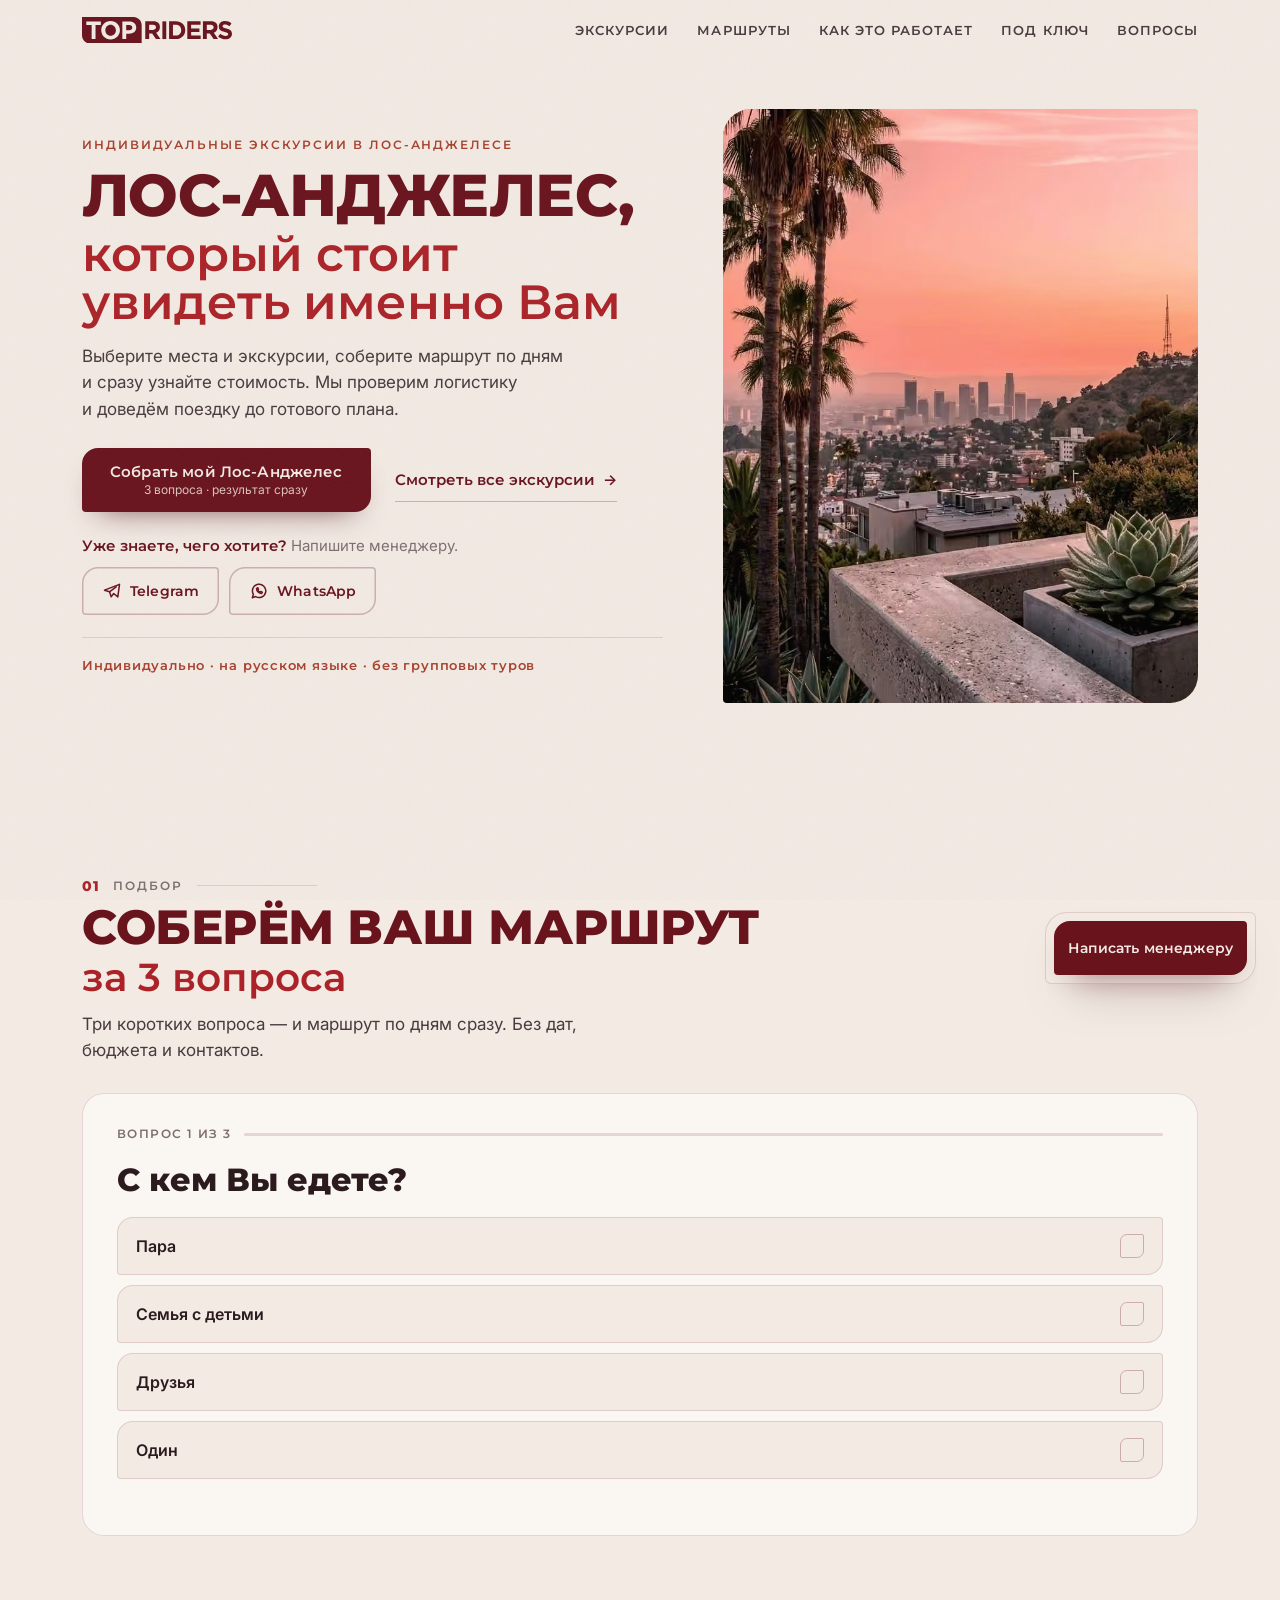
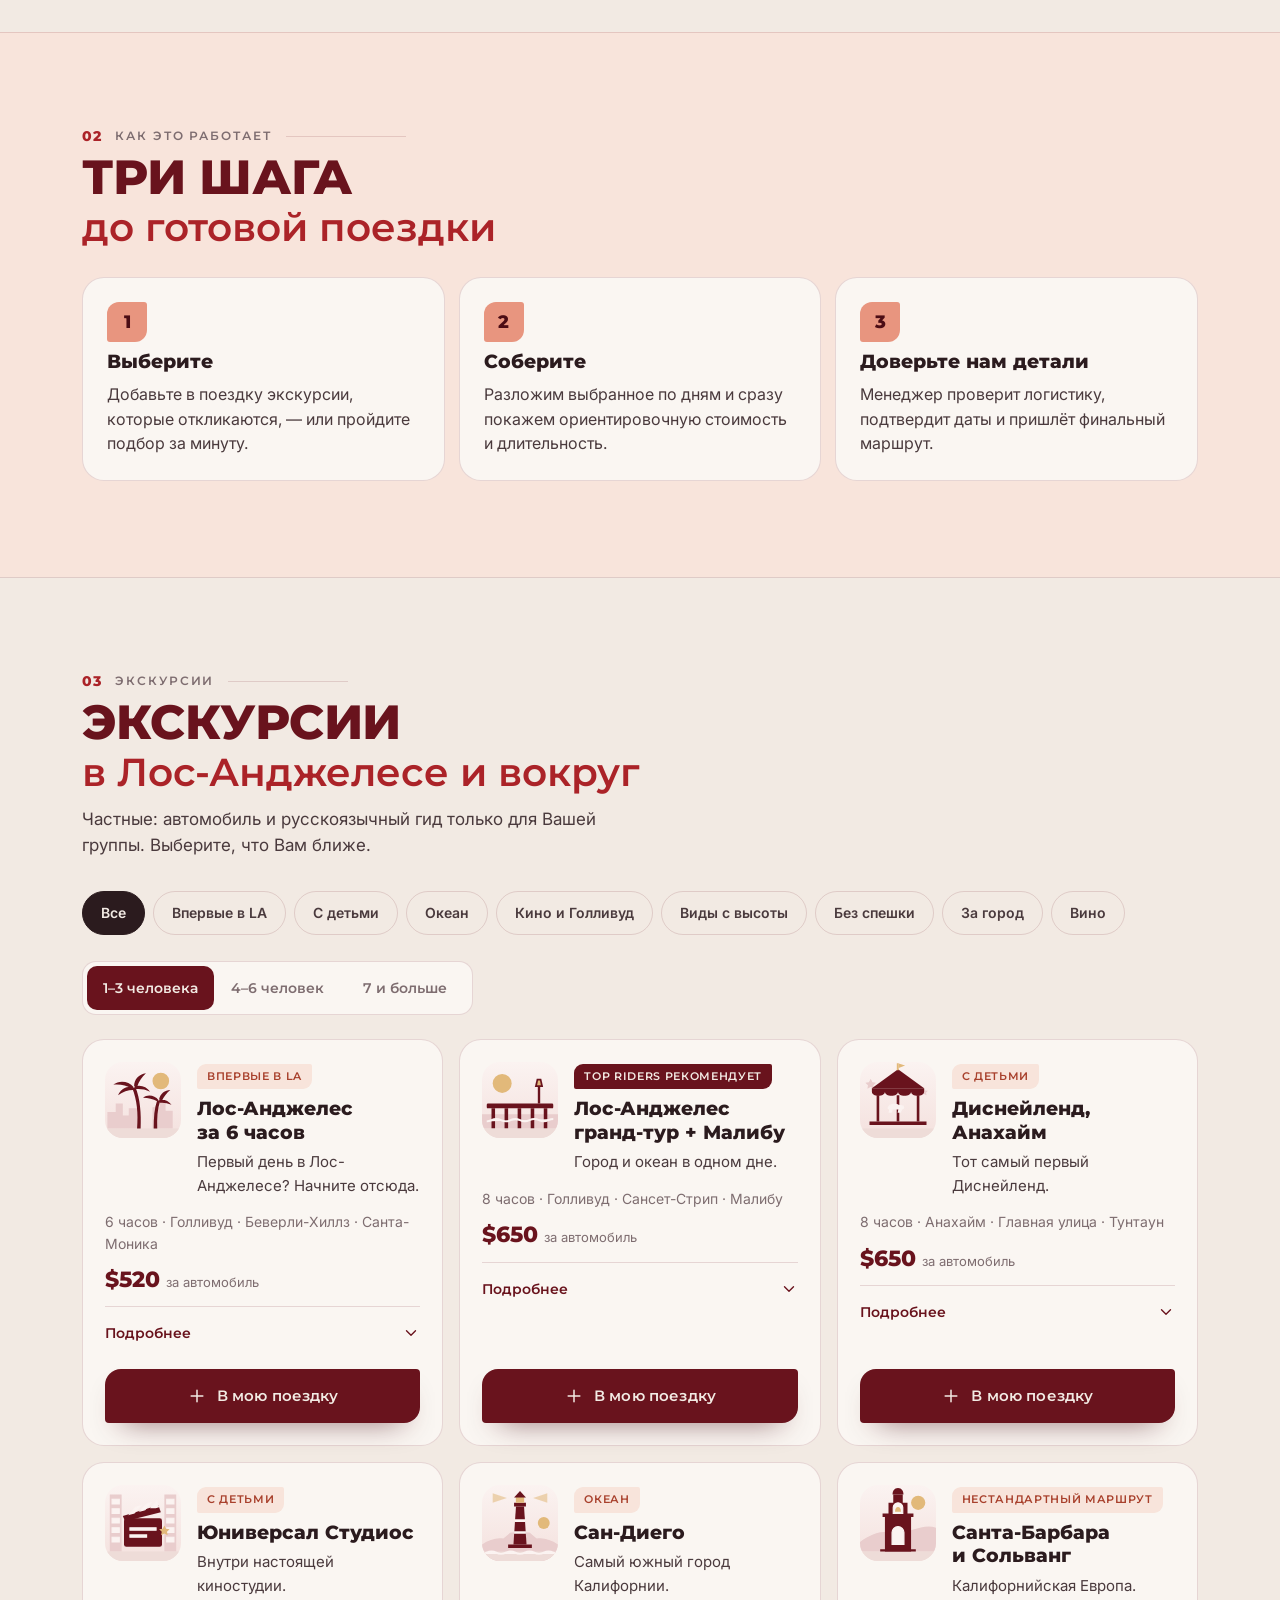
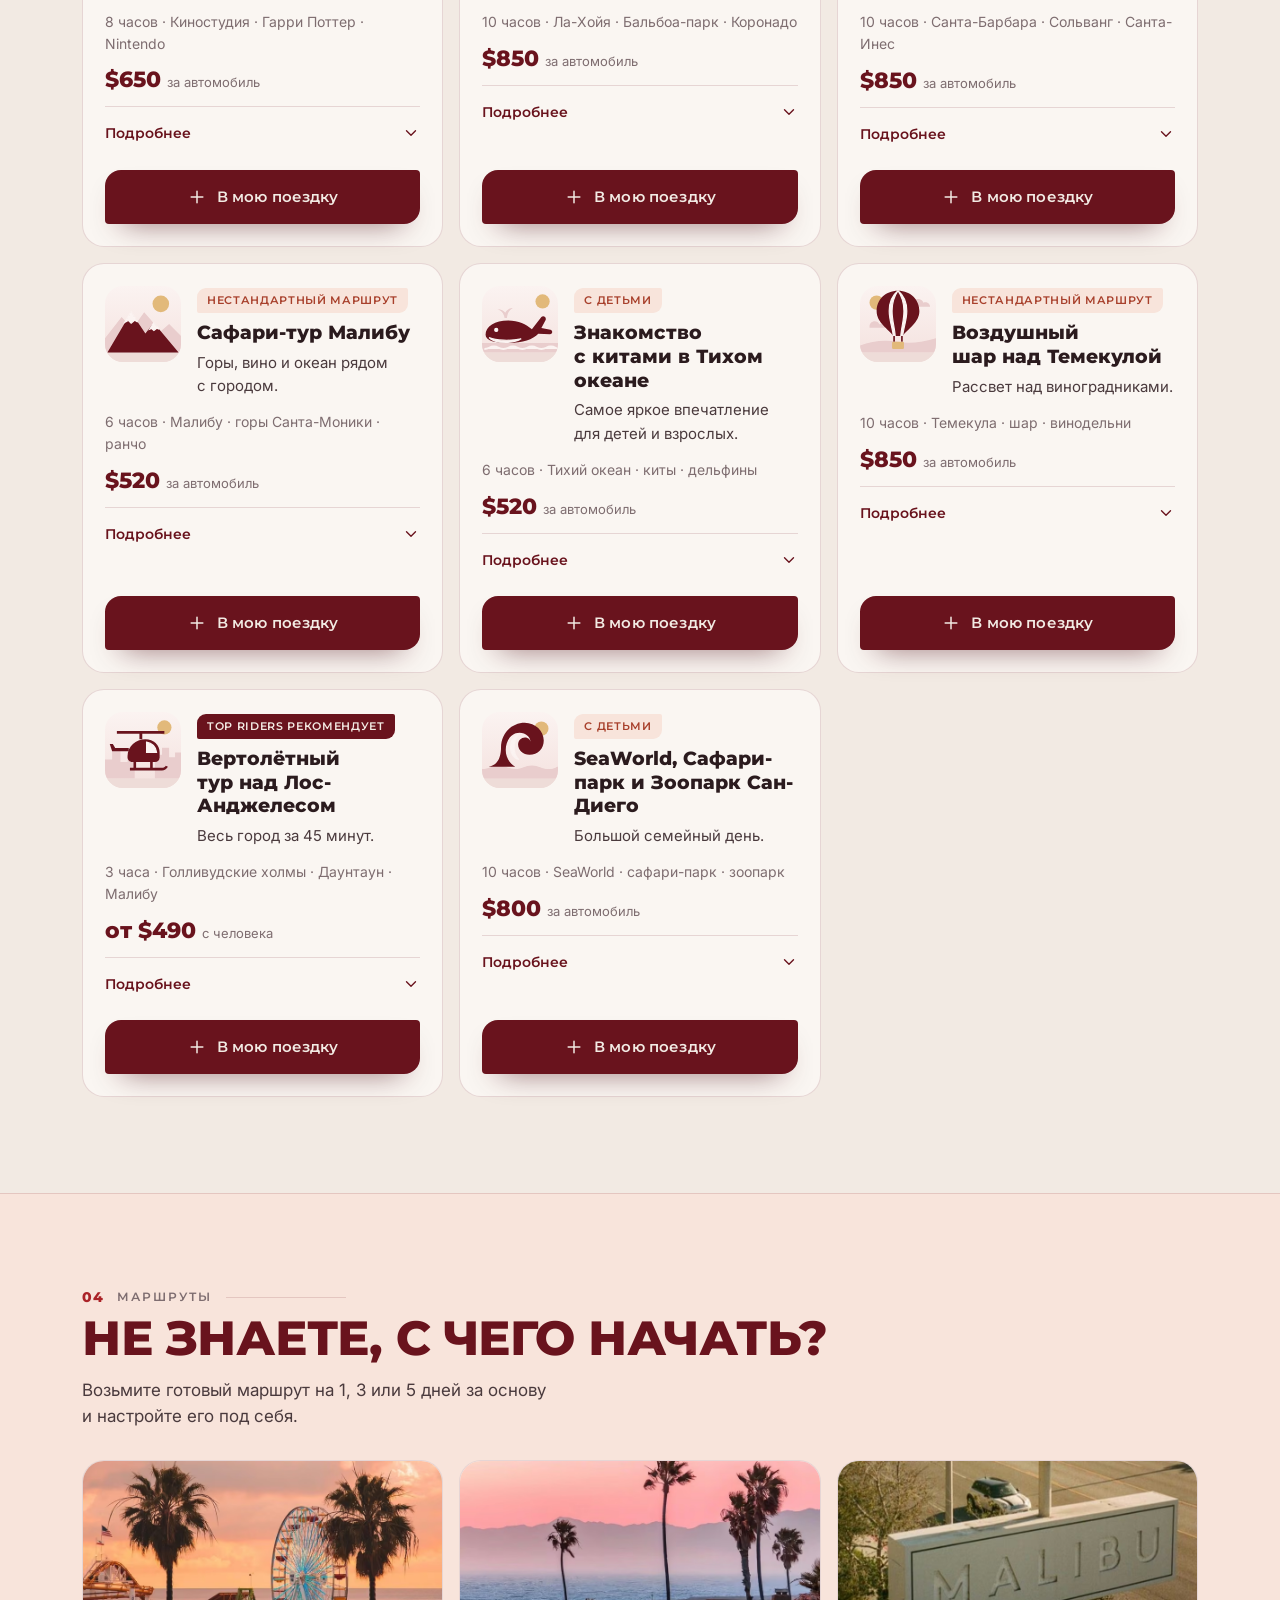
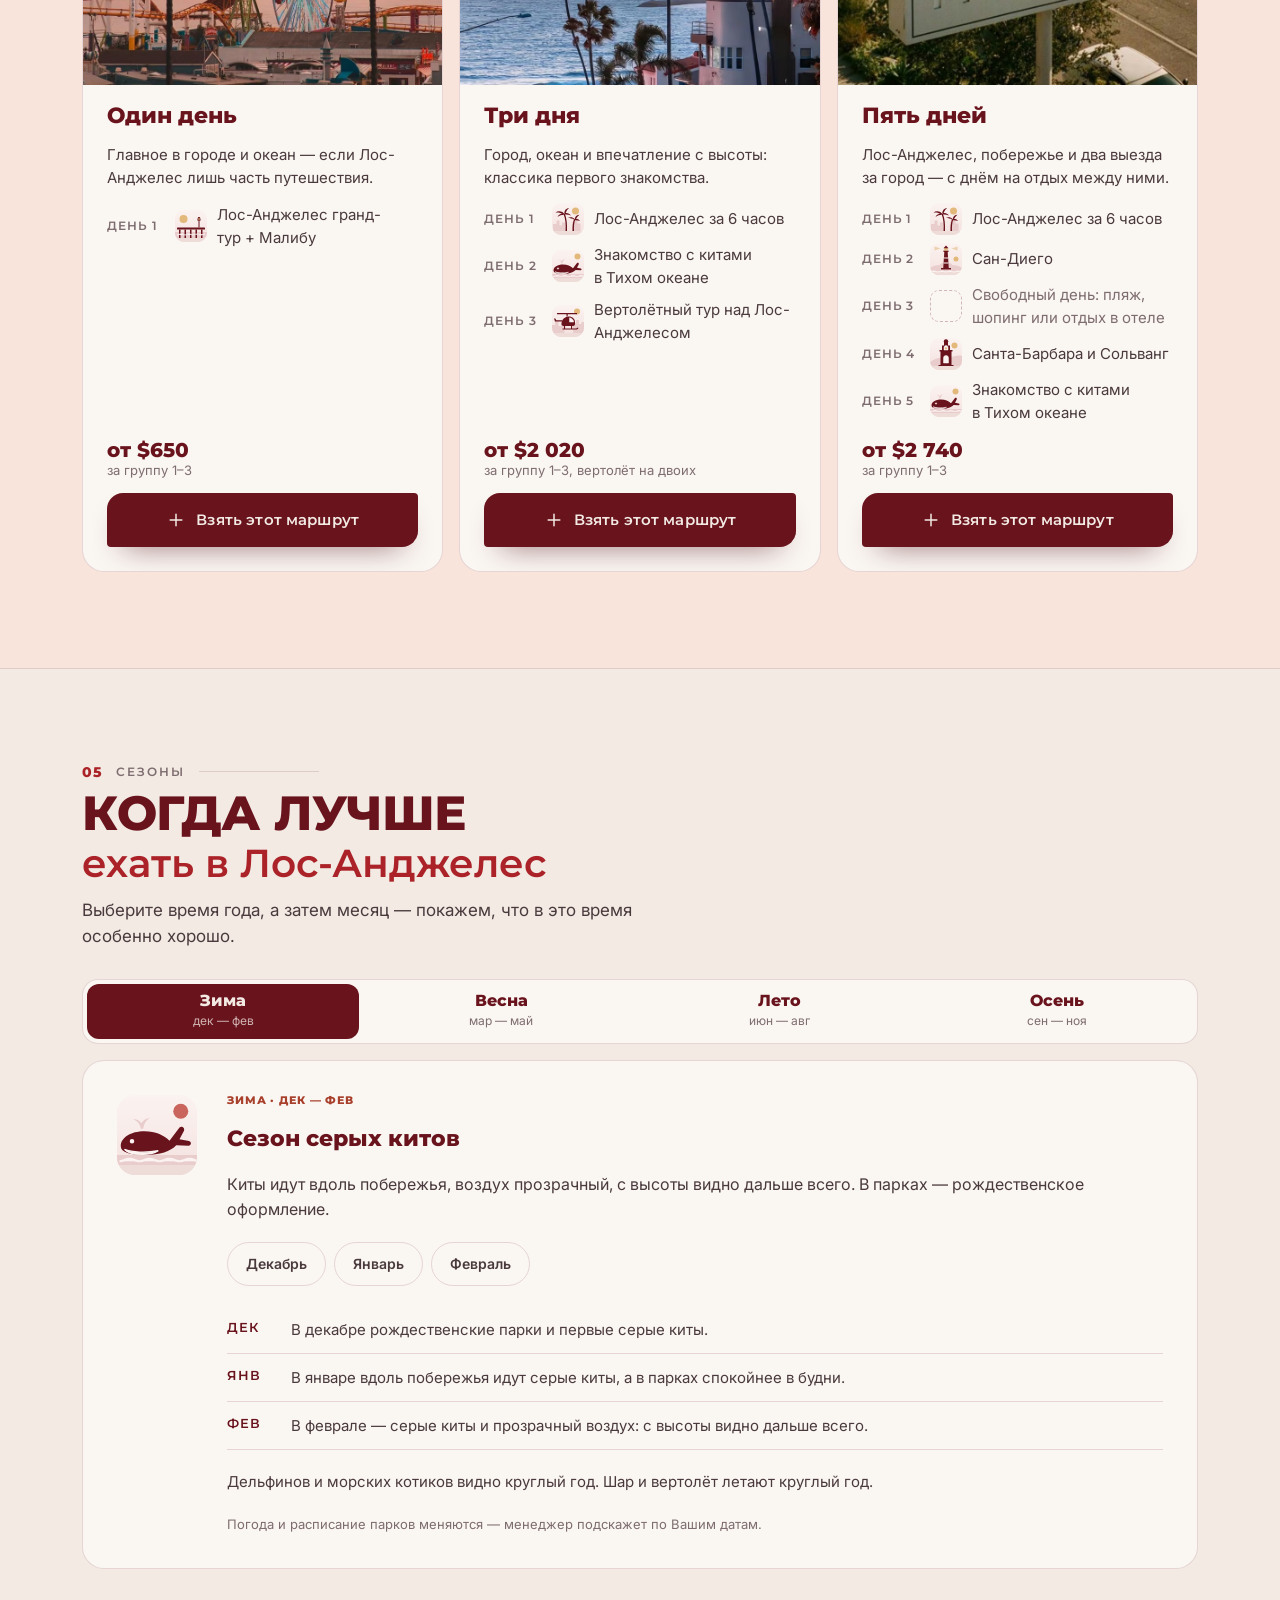
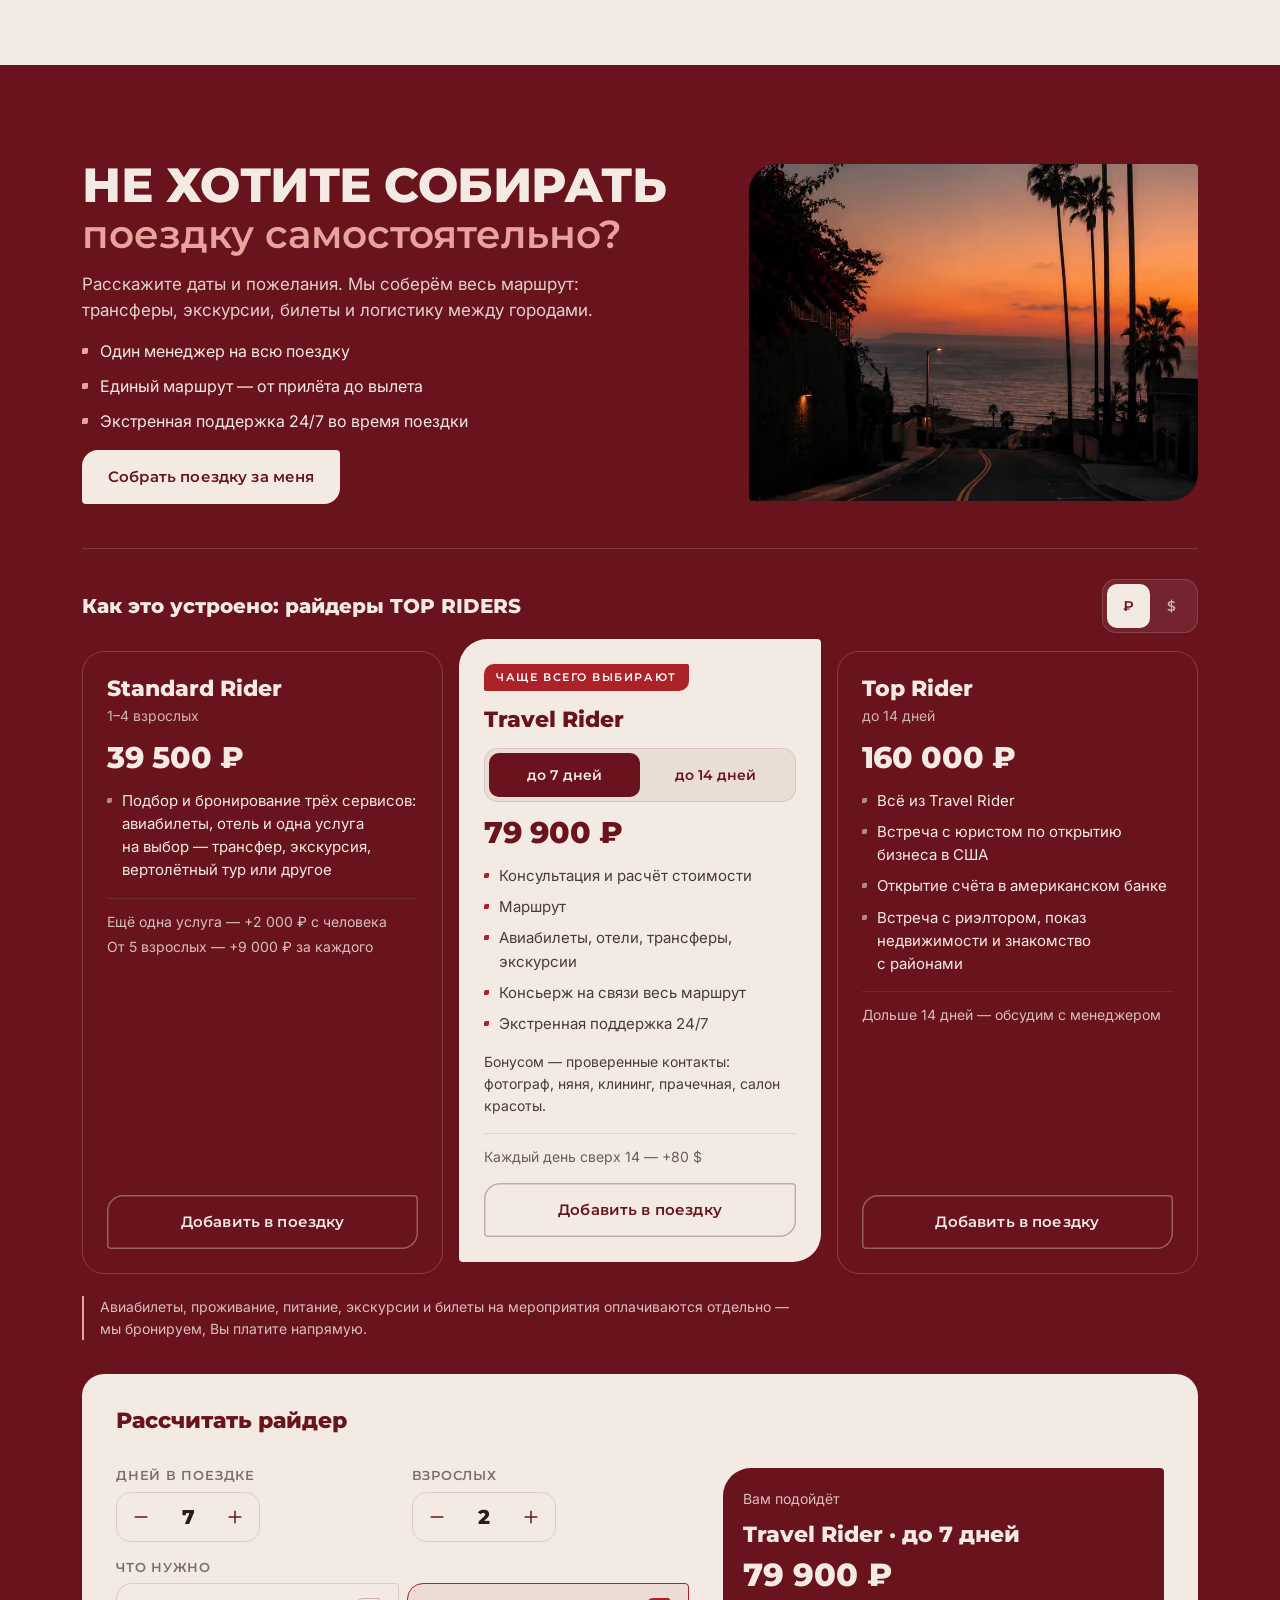
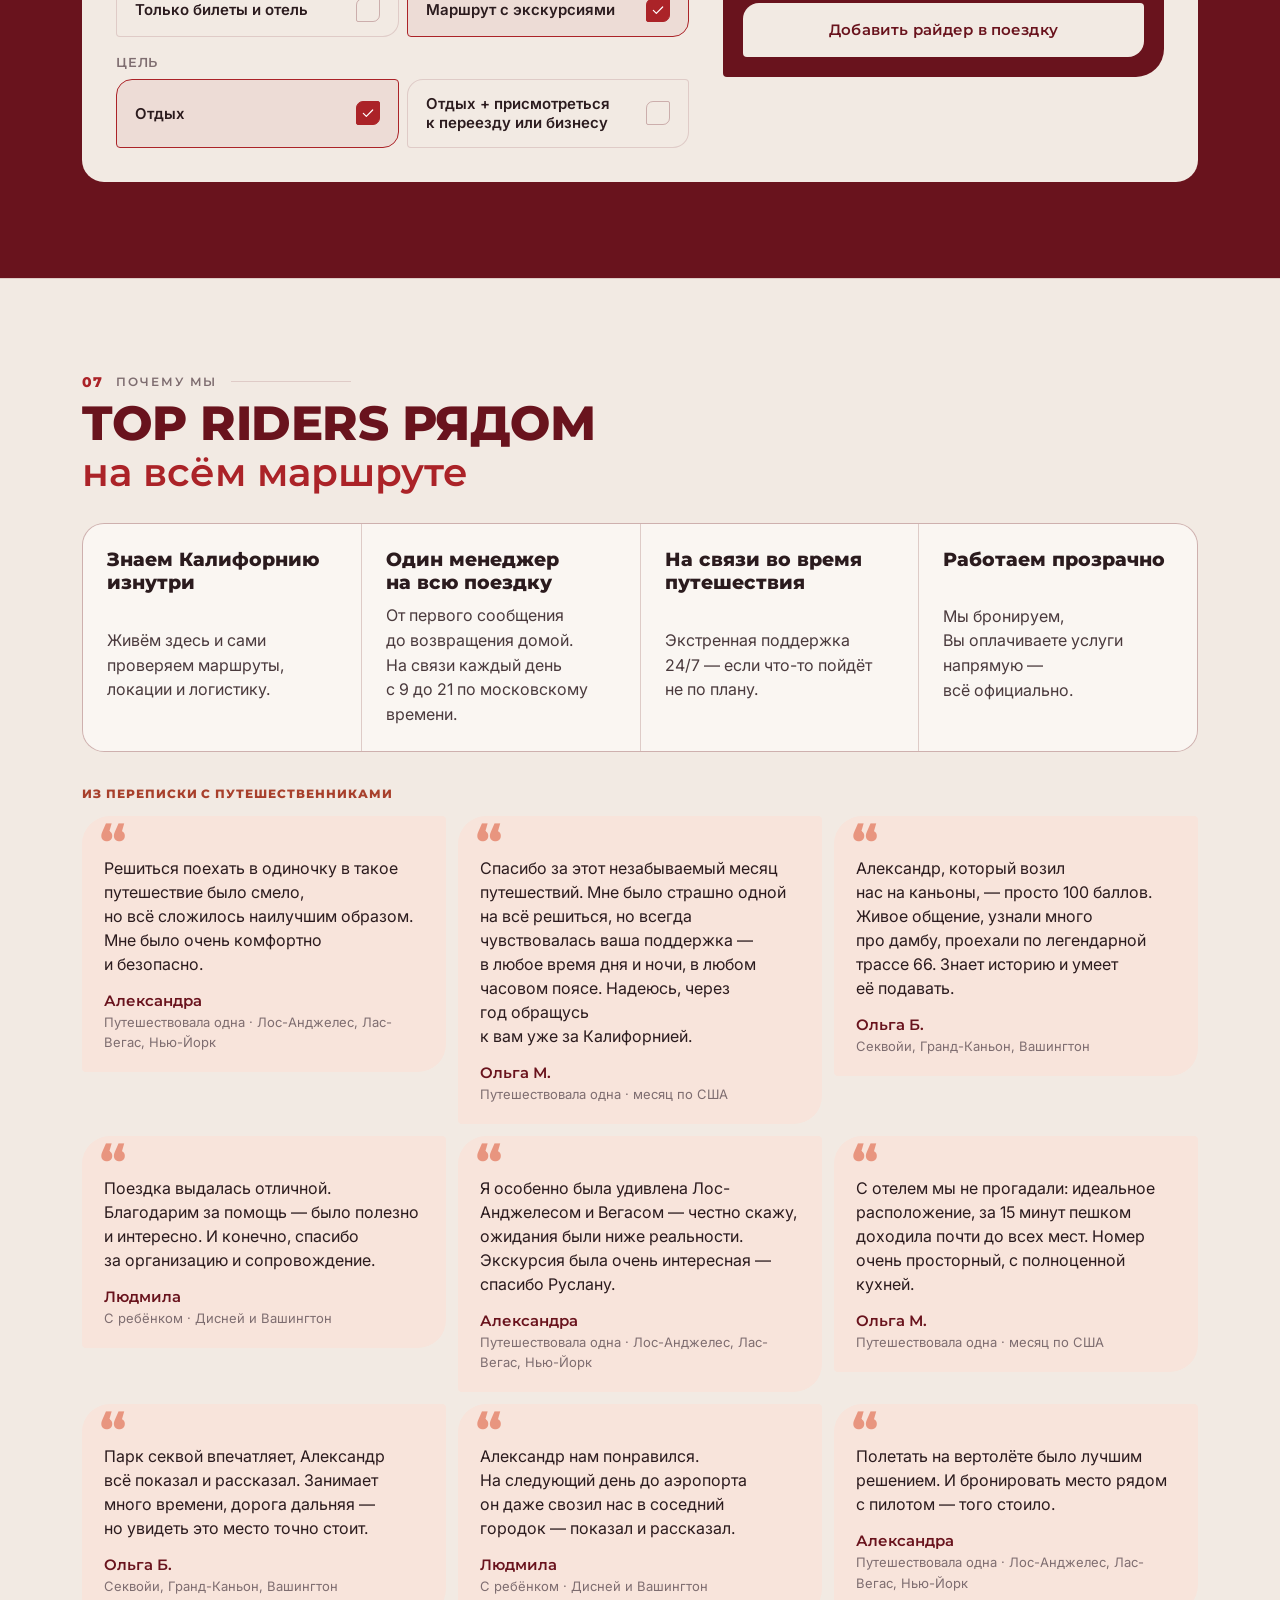
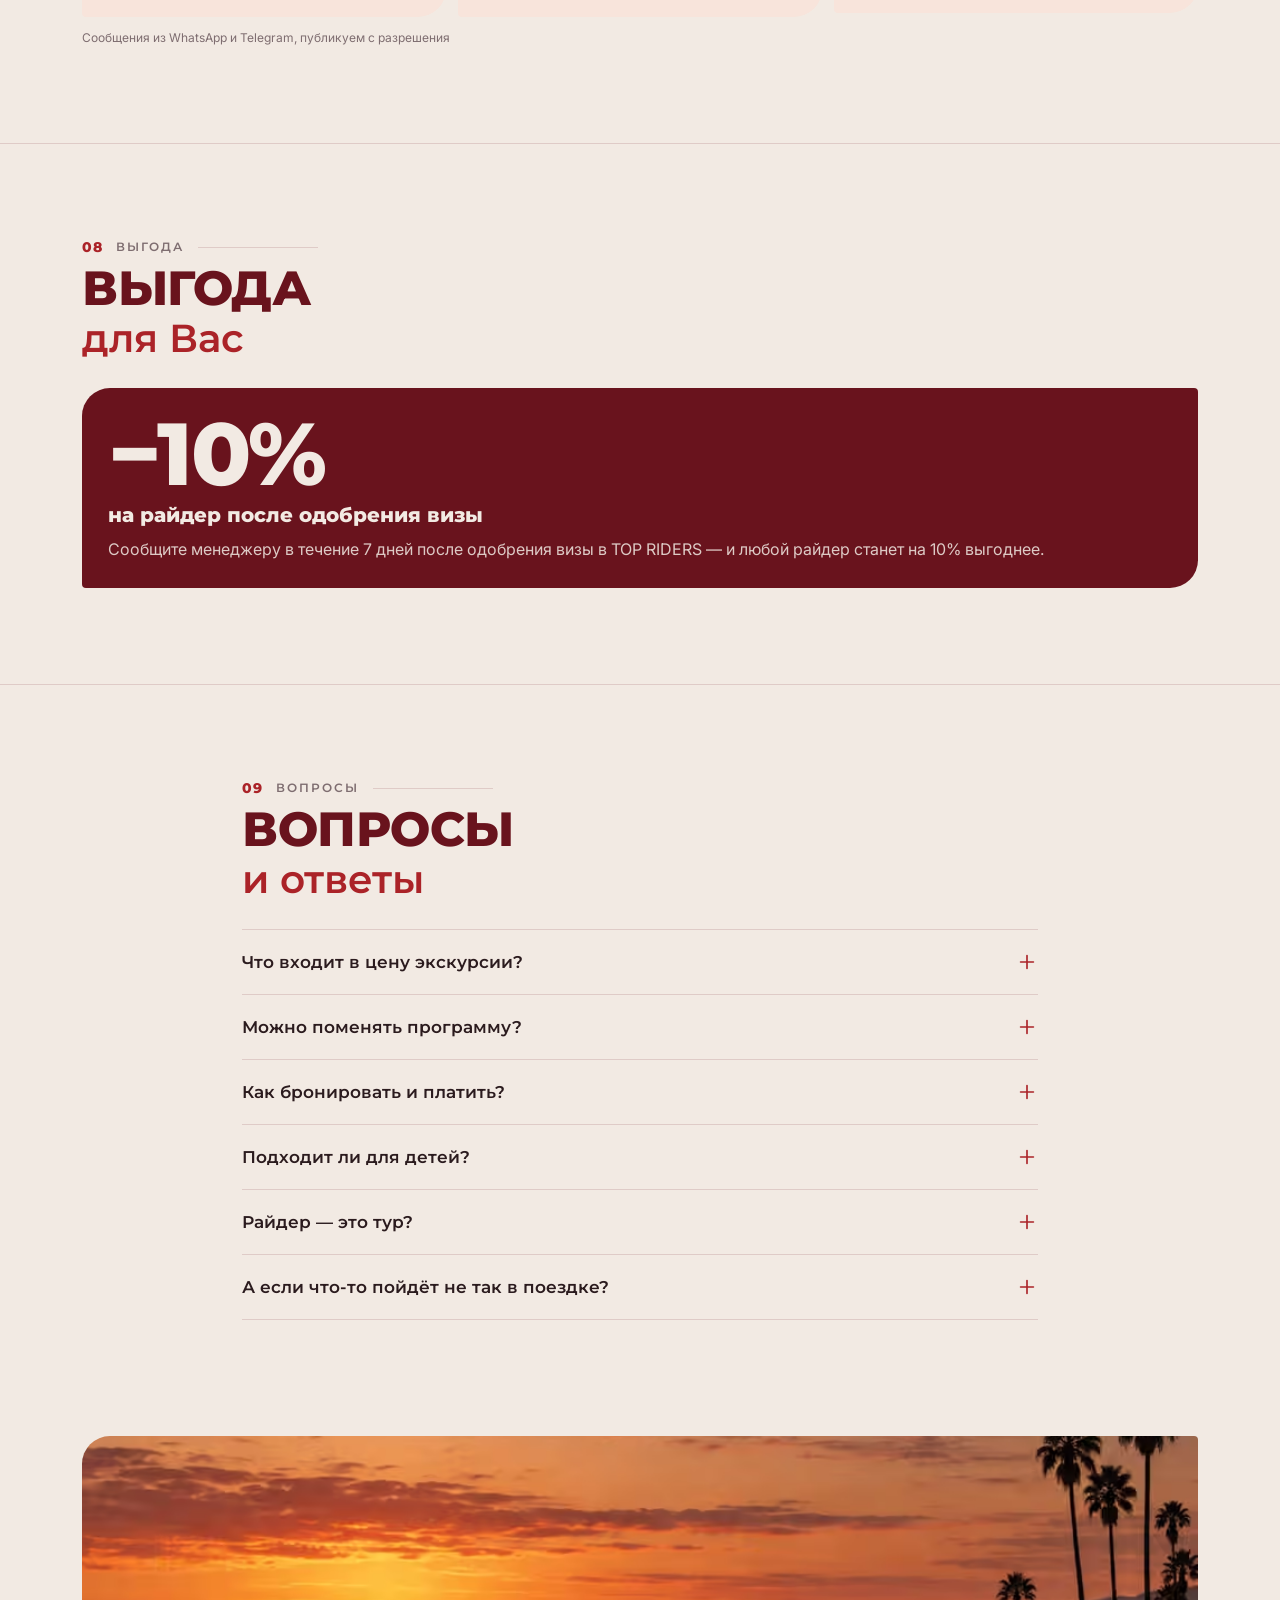
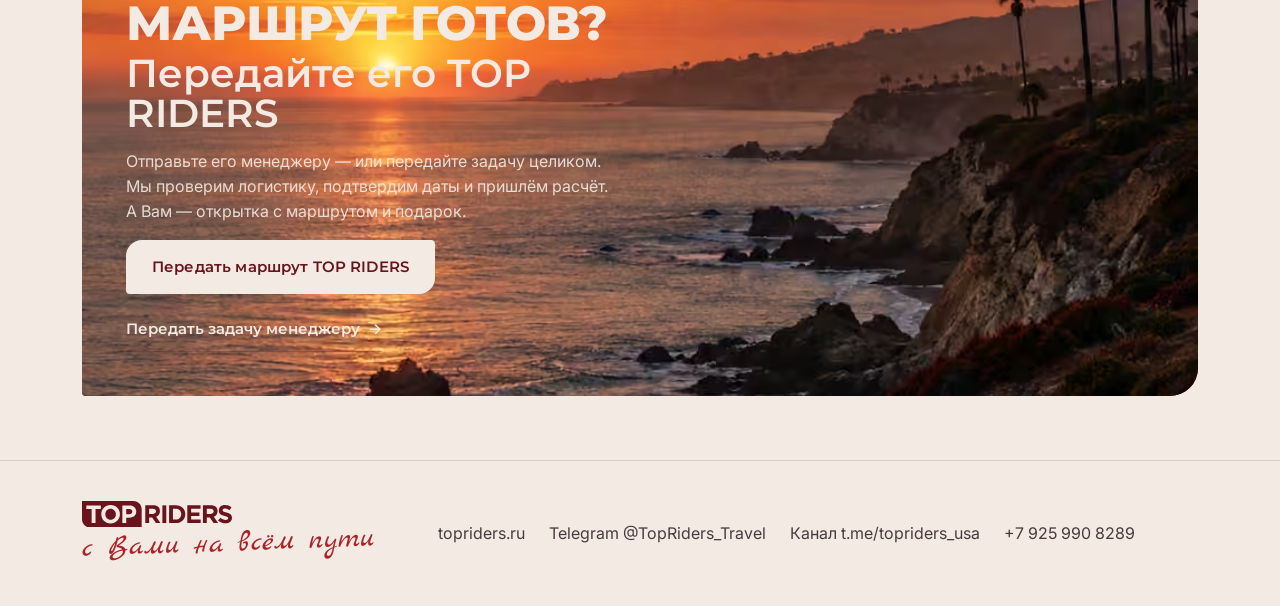
<file: la/index.html>
<!doctype html>
<html lang="ru">
<head>
  <meta charset="utf-8">
  <meta name="viewport" content="width=device-width, initial-scale=1, viewport-fit=cover">
  <title>Индивидуальные экскурсии в Лос-Анджелесе на русском — TOP RIDERS</title>
  <meta name="description" content="Индивидуальные экскурсии по Лос-Анджелесу с русскоязычным гидом: соберите маршрут по дням, сразу узнайте стоимость и отправьте план менеджеру TOP RIDERS.">
  <meta name="theme-color" content="#F2EAE3" media="(prefers-color-scheme: light)">
  <meta name="theme-color" content="#1C0F12" media="(prefers-color-scheme: dark)">
  <meta property="og:type" content="website">
  <meta property="og:locale" content="ru_RU">
  <meta property="og:title" content="Лос-Анджелес, который стоит увидеть именно Вам — TOP RIDERS">
  <meta property="og:description" content="Соберите поездку по дням, сразу узнайте стоимость и отправьте маршрут менеджеру.">
  <meta property="og:image" content="assets/photos/og.jpg">
  <meta property="og:image:width" content="1200">
  <meta property="og:image:height" content="630">
  <meta name="twitter:card" content="summary_large_image">
  <link rel="icon" href="assets/favicon.svg" type="image/svg+xml">
  <link rel="preconnect" href="https://fonts.googleapis.com">
  <link rel="preconnect" href="https://fonts.gstatic.com" crossorigin>
  <link rel="stylesheet" href="https://fonts.googleapis.com/css2?family=Inter:wght@400;600&family=Marck+Script&family=Montserrat:wght@600;800&display=swap">
  <link rel="preload" as="image" href="assets/photos/hero.avif" type="image/avif">
  <link rel="stylesheet" href="assets/css/la.css?v=20">
  <script type="module" src="assets/js/app.js?v=20"></script>
</head>
<body>
  <a class="skip" href="#quiz">К подбору поездки</a>

  <header class="top">
    <div class="wrap top__in">
      <a class="logo" href="#hero" aria-label="TOP RIDERS — в начало" data-logo></a>
      <nav class="top__nav" aria-label="Разделы">
        <a href="#catalog">Экскурсии</a>
        <a href="#routes">Маршруты</a>
        <a href="#how">Как это работает</a>
        <a href="#riders">Под ключ</a>
        <a href="#faq">Вопросы</a>
      </nav>
      <button class="trip-btn" type="button" data-open-plan-top aria-label="Моя поездка" hidden>
        <span class="trip-btn__icon" data-ui="trip"></span><span class="trip-btn__label">Моя поездка</span><span class="trip-btn__n" data-trip-count hidden></span>
      </button>
    </div>
  </header>

  <main>
    <section class="hero" id="hero">
      <div class="wrap hero__grid">
        <div class="hero__text">
          <h1 class="overline" data-t="hero.seoTitle">Индивидуальные экскурсии в Лос-Анджелесе</h1>
          <p class="h1"><b data-t="hero.displayBold">Лос-Анджелес,</b> <span data-t="hero.displayLight">который стоит увидеть именно Вам</span></p>
          <p class="hero__lead" data-t="hero.lead">Выберите места и экскурсии, соберите маршрут по дням и сразу узнайте стоимость. Мы проверим логистику и доведём поездку до готового плана.</p>
          <div class="hero__actions">
            <a class="btn btn--main btn--cta" href="#quiz" data-start><span data-t="hero.cta">Собрать мой Лос-Анджелес</span><small data-t="hero.ctaSub">3 вопроса · результат сразу</small></a>
            <a class="link-arrow" href="#catalog"><span data-t="hero.link">Смотреть все экскурсии</span></a>
          </div>
          <div class="hero__direct">
            <p><b data-t="hero.directTitle">Уже знаете, чего хотите?</b> <span data-t="hero.directText">Напишите менеджеру.</span></p>
            <div class="hero__direct-btns">
              <button class="btn btn--ghost" type="button" data-quick="tg"><span data-ui="telegram"></span><span>Telegram</span></button>
              <button class="btn btn--ghost" type="button" data-quick="wa"><span data-ui="whatsapp"></span><span>WhatsApp</span></button>
            </div>
          </div>
          <p class="hero__tagline" data-t="hero.tagline">Индивидуально · на русском языке · без групповых туров</p>
        </div>
        <figure class="hero__photo shape">
          <picture>
            <source srcset="assets/photos/hero.avif" type="image/avif">
            <source srcset="assets/photos/hero.webp" type="image/webp">
            <img src="assets/photos/hero.jpg" width="768" height="1365" alt="Вид на Даунтаун Лос-Анджелеса с холмов, пальмы на закате" fetchpriority="high">
          </picture>
        </figure>
      </div>
    </section>

    <section class="section" id="quiz" aria-labelledby="quiz-h">
      <div class="wrap">
        <div class="sec-head" data-head="quiz"></div>
        <div class="quiz" data-quiz aria-live="polite"></div>
      </div>
    </section>

    <section class="section section--soft" id="how" aria-labelledby="how-h">
      <div class="wrap">
        <div class="sec-head" data-head="how"></div>
        <div data-how><!--prerender:how--><ol class="steps"><li class="step"><span class="step__n">1</span><h3 class="h3">Выберите</h3><p>Добавьте в поездку экскурсии, которые откликаются, — или пройдите подбор за минуту.</p></li><li class="step"><span class="step__n">2</span><h3 class="h3">Соберите</h3><p>Разложим выбранное по дням и сразу покажем ориентировочную стоимость и длительность.</p></li><li class="step"><span class="step__n">3</span><h3 class="h3">Доверьте нам детали</h3><p>Менеджер проверит логистику, подтвердит даты и пришлёт финальный маршрут.</p></li></ol><!--/prerender:how--></div>
      </div>
    </section>

    <section class="section" id="catalog" aria-labelledby="catalog-h">
      <div class="wrap">
        <div class="sec-head" data-head="catalog"></div>
        <div class="catalog__bar">
          <div class="chips" role="tablist" aria-label="Что Вам ближе" data-filters></div>
          <div class="catalog__tools">
            <div class="seg" role="radiogroup" aria-label="Размер группы" data-groupseg></div>
          </div>
        </div>
        <div class="grid" data-grid><!--prerender:catalog--><article class="card " data-card="la6"> <div class="card__head"> <span class="card__art"><span class="tile "><svg viewBox="0 0 64 64" aria-hidden="true"> <path class="b" d="M2 56V42h7v-7h6v10h5v-6h7v17Zm38 0V38h6v-5h5v8h6v15Z"/> <circle class="c" cx="47" cy="16" r="7"/> <rect class="g" x="0" y="56" width="64" height="8"/> <path class="a" d="M27 56c1-13 0-24-4-34l2.6-1c4 10 5 22 4.4 35Z"/> <path class="a" d="M24 21c-4-5-12-6-17-2 6-.5 11 .5 15.5 3.5ZM24.5 20.5c0-6 4-10 10-11-3.5 3-6 7-7.5 11.5ZM24 21c-6-1-11 2-13 7 4-3 8.5-4.5 12.5-4.5ZM25 20.5c5-1.5 10 0 13 4.5-4.5-2-9-2.5-12.5-2Z"/> <path class="a" d="M41 56c0-9 .5-17 3-24l2.4.8c-2.3 7-2.7 14.5-2.4 23.2Z"/> <path class="a" d="M45 32c-3-4-9-5-13-2 4.5 0 8.5 1 12 3ZM45.5 31.5c1-5 5-8 9.5-8-3 2.5-5.5 5.5-7 9ZM45.5 32c4-1 8 .5 10.5 4-3.5-1.5-7-2-10-1.6Z"/></svg></span></span> <div class="card__titles"> <span class="badge badge--first">Впервые в LA</span> <h3 class="h3">Лос-Анджелес за 6 часов</h3> <p class="card__hook">Первый день в Лос-Анджелесе? Начните отсюда.</p> </div> </div> <p class="card__meta">6 часов · Голливуд · Беверли-Хиллз · Санта-Моника</p> <div class="card__price">$520 <small>за автомобиль</small></div> <details class="more"> <summary>Подробнее <svg viewBox="0 0 24 24" fill="none" stroke="currentColor" stroke-width="1.8" stroke-linecap="round" stroke-linejoin="round" aria-hidden="true" ><path d="m6 9 6 6 6-6"/></svg></summary> <p class="card__lead">Голливуд, Беверли-Хиллз и океан за один день — без попытки увидеть весь город сразу.</p> <p class="more__price">Автомобиль с гидом · до 3 гостей · ≈ $173 с человека, если поедете втроём</p> <div class="more__grid"> <div class="fit"><b>Подойдёт, если</b><ul><li>Вы впервые в городе</li><li>хочется увидеть главное за один день</li><li>любите красивые виды</li></ul></div> <div class="fit fit--no"><b>Не рекомендуем, если</b><ul><li>Вы уже хорошо знаете Лос-Анджелес</li></ul></div> <div class="fit"><b>Программа</b><ul><li>Аллея славы и театр Долби</li><li>Обсерватория Гриффита с видом на город</li><li>Даунтаун, мэрия, улица Ольвера</li><li>Беверли-Хиллз и Родео-драйв</li><li>Санта-Моника и Третья улица</li></ul></div> </div> <p class="term">По желанию — на ретро-автомобиле, +60 $ в час.</p> <p class="when"><b>Когда лучше:</b> Круглый год. В мае — июне город в цветущих жакарандах.</p> <button class="link-arrow more__map" type="button" data-map-ex="la6">Показать на карте</button> </details> <div class="card__foot"><button class="btn btn--main add " type="button" data-add="la6" aria-pressed="false"> <svg viewBox="0 0 24 24" fill="none" stroke="currentColor" stroke-width="1.8" stroke-linecap="round" stroke-linejoin="round" aria-hidden="true" ><path d="M12 5v14M5 12h14"/></svg><span>В мою поездку</span></button></div> </article><article class="card " data-card="lagrand"> <div class="card__head"> <span class="card__art"><span class="tile "><svg viewBox="0 0 64 64" aria-hidden="true"> <circle class="c" cx="17" cy="18" r="8"/> <path class="b" d="M0 44h64v12H0Z"/> <rect class="a" x="4" y="35" width="56" height="4" rx="1"/> <path class="a" d="M8 39h3v17H8Zm11 0h3v17h-3Zm11 0h3v17h-3Zm11 0h3v17h-3Zm11 0h3v17h-3Z"/> <path class="a" d="M47 35V20h2v15Z"/> <path class="a" d="M44.5 21h7l-1.6-7h-3.8Z"/> <path class="c" d="M46.4 19.5h3.2l-.8-4h-1.6Z"/> <rect class="g" x="0" y="56" width="64" height="8"/> <path class="h" d="M4 50c4 0 4-2 8-2s4 2 8 2 4-2 8-2 4 2 8 2 4-2 8-2 4 2 8 2 4-2 8-2" fill="none" stroke-width="1.6"/></svg></span></span> <div class="card__titles"> <span class="badge badge--recommend">TOP RIDERS рекомендует</span> <h3 class="h3">Лос-Анджелес гранд-тур + Малибу</h3> <p class="card__hook">Город и океан в одном дне.</p> </div> </div> <p class="card__meta">8 часов · Голливуд · Сансет-Стрип · Малибу</p> <div class="card__price">$650 <small>за автомобиль</small></div> <details class="more"> <summary>Подробнее <svg viewBox="0 0 24 24" fill="none" stroke="currentColor" stroke-width="1.8" stroke-linecap="round" stroke-linejoin="round" aria-hidden="true" ><path d="m6 9 6 6 6-6"/></svg></summary> <p class="card__lead">Вся классика Лос-Анджелеса, а потом — побережье Малибу и пирс на закате.</p> <p class="more__price">Автомобиль с гидом · до 3 гостей · ≈ $217 с человека, если поедете втроём</p> <div class="more__grid"> <div class="fit"><b>Подойдёт, если</b><ul><li>Вы впервые в городе и хотите увидеть больше</li><li>любите океан</li><li>готовы к насыщенному дню</li></ul></div> <div class="fit fit--no"><b>Не рекомендуем, если</b><ul><li>хочется минимум времени в машине</li></ul></div> <div class="fit"><b>Программа</b><ul><li>Вся программа 6-часового тура</li><li>Сансет-Стрип</li><li>Сад Lake Shrine в Пасифик-Палисейдс</li><li>Смотровая у университета Пеппердайн</li><li>Пирс Малибу</li></ul></div> </div> <p class="when"><b>Когда лучше:</b> Август — сентябрь — самая тёплая вода. В мае — июне утром у океана бывает туман, к обеду обычно проясняется.</p> <button class="link-arrow more__map" type="button" data-map-ex="lagrand">Показать на карте</button> </details> <div class="card__foot"><button class="btn btn--main add " type="button" data-add="lagrand" aria-pressed="false"> <svg viewBox="0 0 24 24" fill="none" stroke="currentColor" stroke-width="1.8" stroke-linecap="round" stroke-linejoin="round" aria-hidden="true" ><path d="M12 5v14M5 12h14"/></svg><span>В мою поездку</span></button></div> </article><article class="card " data-card="disney"> <div class="card__head"> <span class="card__art"><span class="tile "><svg viewBox="0 0 64 64" aria-hidden="true"> <path class="b" d="M9 14l1.5 3 3 .5-2.2 2 .5 3-2.8-1.4-2.8 1.4.5-3-2.2-2 3-.5ZM54 22l1 2 2.2.3-1.6 1.5.4 2.2-2-1-2 1 .4-2.2-1.6-1.5 2.2-.3Z"/> <rect class="g" x="0" y="56" width="64" height="8"/> <path class="a" d="M32 6 10 22h44Z"/> <path class="c" d="M31 1h1.6v6H31Z"/><path class="c" d="M32.6 1.2 38 3l-5.4 2Z"/> <path class="a" d="M10 22h44v3c0 2-2.5 3.5-5.5 3.5S43 27 43 25c0 2-2.5 3.5-5.5 3.5S32 27 32 25c0 2-2.5 3.5-5.5 3.5S21 27 21 25c0 2-2.5 3.5-5.5 3.5S10 27 10 25Z"/> <path class="a" d="M14 28h2.2v22H14Zm16.9 0h2.2v22h-2.2Zm16.9 0H50v22h-2.2Z"/> <path class="a" d="M8 50h48v3H8Z"/> <path class="h" d="M24 38c1.5-2.5 6-3 8.5-1.5l3 .5c1 0 1.5 1 1 2l-1 .2-1.6 3h-1.6l.6-2.6h-5.8l-.8 2.6h-1.6l.4-2.8c-1 .2-1.6-.2-1.1-1.4Z"/></svg></span></span> <div class="card__titles"> <span class="badge badge--kids">С детьми</span> <h3 class="h3">Диснейленд, Анахайм</h3> <p class="card__hook">Тот самый первый Диснейленд.</p> </div> </div> <p class="card__meta">8 часов · Анахайм · Главная улица · Тунтаун</p> <div class="card__price">$650 <small>за автомобиль</small></div> <details class="more"> <summary>Подробнее <svg viewBox="0 0 24 24" fill="none" stroke="currentColor" stroke-width="1.8" stroke-linecap="round" stroke-linejoin="round" aria-hidden="true" ><path d="m6 9 6 6 6-6"/></svg></summary> <p class="card__lead">Мы берём на себя дорогу и маршрут по парку, Вы — только впечатления.</p> <p class="more__price">Автомобиль с гидом · до 3 гостей · ≈ $217 с человека, если поедете втроём</p> <div class="more__grid"> <div class="fit"><b>Подойдёт, если</b><ul><li>Вы путешествуете с детьми</li><li>хочется провести в парке весь день</li><li>важно не тратить время на очереди и дорогу</li></ul></div> <div class="fit fit--no"><b>Не рекомендуем, если</b><ul><li>не любите людные места</li></ul></div> <div class="fit"><b>Программа</b><ul><li>Главная улица</li><li>Страна фантазий</li><li>Страна будущего</li><li>Приключения и Новый Орлеан</li><li>Тунтаун</li></ul></div> </div> <p class="term">Билеты в парк оплачиваются отдельно.</p> <p class="when"><b>Когда лучше:</b> Спокойнее в будни января — февраля (кроме праздничных выходных) и в сентябре. С середины ноября — рождественское оформление, в сентябре — октябре — хеллоуинский сезон.</p> <button class="link-arrow more__map" type="button" data-map-ex="disney">Показать на карте</button> </details> <div class="card__foot"><button class="btn btn--main add " type="button" data-add="disney" aria-pressed="false"> <svg viewBox="0 0 24 24" fill="none" stroke="currentColor" stroke-width="1.8" stroke-linecap="round" stroke-linejoin="round" aria-hidden="true" ><path d="M12 5v14M5 12h14"/></svg><span>В мою поездку</span></button></div> </article><article class="card " data-card="universal"> <div class="card__head"> <span class="card__art"><span class="tile "><svg viewBox="0 0 64 64" aria-hidden="true"> <path class="b" d="M4 8h10v48H4Zm46 0h10v48H50Z"/> <path class="h" d="M6 12h6v4H6Zm0 8h6v4H6Zm0 8h6v4H6Zm0 8h6v4H6Zm0 8h6v4H6Zm46-32h6v4h-6Zm0 8h6v4h-6Zm0 8h6v4h-6Zm0 8h6v4h-6Zm0 8h6v4h-6Z"/> <rect class="g" x="0" y="56" width="64" height="8"/> <rect class="a" x="16" y="28" width="32" height="24" rx="2"/> <path class="a" d="m15 26 30-9 2 6-30 7.5Z"/> <path class="h" d="m21 24.5 5-5.8 3.6-1-5 5.8Zm9-2.7 5-5.8 3.6-1-5 5.8Zm9-2.7 4.6-5.3 1.4 4.6-2.4.7Z"/> <path class="h" d="M21 36h22v2H21Zm0 6h14v2H21Z"/> <path class="c" d="M50 34l1.4 2.8 3 .4-2.2 2.1.6 3-2.8-1.5-2.8 1.5.6-3-2.2-2.1 3-.4Z"/></svg></span></span> <div class="card__titles"> <span class="badge badge--kids">С детьми</span> <h3 class="h3">Юниверсал Студиос</h3> <p class="card__hook">Внутри настоящей киностудии.</p> </div> </div> <p class="card__meta">8 часов · Киностудия · Гарри Поттер · Nintendo</p> <div class="card__price">$650 <small>за автомобиль</small></div> <details class="more"> <summary>Подробнее <svg viewBox="0 0 24 24" fill="none" stroke="currentColor" stroke-width="1.8" stroke-linecap="round" stroke-linejoin="round" aria-hidden="true" ><path d="m6 9 6 6 6-6"/></svg></summary> <p class="card__lead">Съёмочные площадки, мир Гарри Поттера и Super Nintendo World — для детей и взрослых.</p> <p class="more__price">Автомобиль с гидом · до 3 гостей · ≈ $217 с человека, если поедете втроём</p> <div class="more__grid"> <div class="fit"><b>Подойдёт, если</b><ul><li>любите кино</li><li>путешествуете с детьми или подростками</li><li>хочется аттракционов</li></ul></div> <div class="fit fit--no"><b>Не рекомендуем, если</b><ul><li>ищете спокойный день</li></ul></div> <div class="fit"><b>Программа</b><ul><li>Экскурсия по действующей киностудии</li><li>Мир Гарри Поттера</li><li>Super Nintendo World</li><li>Парк Юрского периода</li><li>«Трансформеры» и шоу WaterWorld</li></ul></div> </div> <p class="term">Билеты в парк оплачиваются отдельно.</p> <p class="when"><b>Когда лучше:</b> Спокойнее в будни января — февраля и в сентябре. Halloween Horror Nights (сентябрь — октябрь) — вечерняя программа для взрослых, детям до 13 лет её не рекомендуют.</p> <button class="link-arrow more__map" type="button" data-map-ex="universal">Показать на карте</button> </details> <div class="card__foot"><button class="btn btn--main add " type="button" data-add="universal" aria-pressed="false"> <svg viewBox="0 0 24 24" fill="none" stroke="currentColor" stroke-width="1.8" stroke-linecap="round" stroke-linejoin="round" aria-hidden="true" ><path d="M12 5v14M5 12h14"/></svg><span>В мою поездку</span></button></div> </article><article class="card " data-card="sandiego"> <div class="card__head"> <span class="card__art"><span class="tile "><svg viewBox="0 0 64 64" aria-hidden="true"> <circle class="c" cx="52" cy="32" r="5"/> <path class="b" d="M0 50c6-4 12-6 18-5l6-5h16l6 5c6-1 12 1 18 5v14H0Z"/> <rect class="g" x="0" y="56" width="64" height="8"/> <path class="a" d="M26.5 50 28.6 18h6.8l2.1 32Z"/> <path class="h" d="M27.6 30h8.8M27 40h10" fill="none" stroke-width="2.2"/> <path class="a" d="M27 15h10v3H27Z"/> <path class="c" d="M28.5 10h7v5h-7Z"/> <path class="a" d="M27 10.5 32 5l5 5.5Z"/> <path class="c" d="M21 11 9 7v8Zm22 0 12-4v8Z" opacity=".55"/> <path class="a" d="M22 50h20v3H22Z"/> <path class="h" d="M0 58c4 0 4-2 8-2s4 2 8 2 4-2 8-2 4 2 8 2 4-2 8-2 4 2 8 2 4-2 8-2 4 2 8 2" fill="none" stroke-width="1.6"/></svg></span></span> <div class="card__titles"> <span class="badge badge--ocean">Океан</span> <h3 class="h3">Сан-Диего</h3> <p class="card__hook">Самый южный город Калифорнии.</p> </div> </div> <p class="card__meta">10 часов · Ла-Хойя · Бальбоа-парк · Коронадо</p> <div class="card__price">$850 <small>за автомобиль</small></div> <details class="more"> <summary>Подробнее <svg viewBox="0 0 24 24" fill="none" stroke="currentColor" stroke-width="1.8" stroke-linecap="round" stroke-linejoin="round" aria-hidden="true" ><path d="m6 9 6 6 6-6"/></svg></summary> <p class="card__lead">Морские котики Ла-Хойи, мексиканский колорит Старого города и остров Коронадо.</p> <p class="more__price">Автомобиль с гидом · до 3 гостей · ≈ $283 с человека, если поедете втроём</p> <div class="more__grid"> <div class="fit"><b>Подойдёт, если</b><ul><li>любите океан и животных</li><li>хочется увидеть другой город</li><li>готовы к длинному дню</li></ul></div> <div class="fit fit--no"><b>Не рекомендуем, если</b><ul><li>у Вас всего 1–2 дня в Лос-Анджелесе</li></ul></div> <div class="fit"><b>Программа</b><ul><li>Ла-Хойя с морскими котиками</li><li>Бальбоа-парк</li><li>Старый город с мексиканским колоритом</li><li>Набережная и авианосец «Мидуэй»</li><li>Остров Коронадо и отель Del Coronado</li></ul></div> </div> <p class="when"><b>Когда лучше:</b> Круглый год. Морских котиков видно в любой сезон.</p> <button class="link-arrow more__map" type="button" data-map-ex="sandiego">Показать на карте</button> </details> <div class="card__foot"><button class="btn btn--main add " type="button" data-add="sandiego" aria-pressed="false"> <svg viewBox="0 0 24 24" fill="none" stroke="currentColor" stroke-width="1.8" stroke-linecap="round" stroke-linejoin="round" aria-hidden="true" ><path d="M12 5v14M5 12h14"/></svg><span>В мою поездку</span></button></div> </article><article class="card " data-card="santabarbara"> <div class="card__head"> <span class="card__art"><span class="tile "><svg viewBox="0 0 64 64" aria-hidden="true"> <circle class="c" cx="49" cy="15" r="6"/> <path class="b" d="M0 48c10-8 20-10 30-8s22-8 34-4v20H0Z"/> <rect class="g" x="0" y="56" width="64" height="8"/> <path class="a" d="M21 56V26h22v30Z"/> <path class="a" d="M19 24h26v3H19Zm5-9h16v9H24Zm4-7h8v7h-8Z"/> <path class="a" d="M32 2.5c3.2 0 4.6 2.6 4.6 5.5h-9.2c0-2.9 1.4-5.5 4.6-5.5Z"/> <path class="h" d="M28 24v-5a4 4 0 0 1 8 0v5Zm-1 26V40a5 5 0 0 1 10 0v10Z"/> <path class="c" d="M29.5 22.5c0-2.6 1-4 2.5-4s2.5 1.4 2.5 4Z"/> <path class="a" d="M17 54h30v2H17Z"/></svg></span></span> <div class="card__titles"> <span class="badge badge--unusual">Нестандартный маршрут</span> <h3 class="h3">Санта-Барбара и Сольванг</h3> <p class="card__hook">Калифорнийская Европа.</p> </div> </div> <p class="card__meta">10 часов · Санта-Барбара · Сольванг · Санта-Инес</p> <div class="card__price">$850 <small>за автомобиль</small></div> <details class="more"> <summary>Подробнее <svg viewBox="0 0 24 24" fill="none" stroke="currentColor" stroke-width="1.8" stroke-linecap="round" stroke-linejoin="round" aria-hidden="true" ><path d="m6 9 6 6 6-6"/></svg></summary> <p class="card__lead">Испанская архитектура, датский городок Сольванг и дегустация в винной долине.</p> <p class="more__price">Автомобиль с гидом · до 3 гостей · ≈ $283 с человека, если поедете втроём</p> <div class="more__grid"> <div class="fit"><b>Подойдёт, если</b><ul><li>любите архитектуру и вино</li><li>хочется спокойного дня за городом</li><li>едете вдвоём</li></ul></div> <div class="fit fit--no"><b>Не рекомендуем, если</b><ul><li>путешествуете с маленькими детьми</li></ul></div> <div class="fit"><b>Программа</b><ul><li>Монтесито</li><li>Причал Стирнс-Уорф</li><li>Миссия Санта-Барбары</li><li>Здание суда со смотровой башней</li><li>Датский городок Сольванг</li><li>Дегустация в винодельнях долины Санта-Инес</li></ul></div> </div> <p class="when"><b>Когда лучше:</b> Август — октябрь — сбор урожая, самое красивое время в долинах.</p> <button class="link-arrow more__map" type="button" data-map-ex="santabarbara">Показать на карте</button> </details> <div class="card__foot"><button class="btn btn--main add " type="button" data-add="santabarbara" aria-pressed="false"> <svg viewBox="0 0 24 24" fill="none" stroke="currentColor" stroke-width="1.8" stroke-linecap="round" stroke-linejoin="round" aria-hidden="true" ><path d="M12 5v14M5 12h14"/></svg><span>В мою поездку</span></button></div> </article><article class="card " data-card="safari"> <div class="card__head"> <span class="card__art"><span class="tile "><svg viewBox="0 0 64 64" aria-hidden="true"> <circle class="c" cx="47" cy="15" r="7"/> <path class="b" d="M0 44 14 26l9 10 10-14 14 16 7-6 10 10v14H0Z"/> <rect class="g" x="0" y="56" width="64" height="8"/> <path class="a" d="M2 56 22 22l12 18 7-9 21 25Z"/> <path class="h" d="m22 22 5.5 8.4-2.5-1.6-3 2.6-2.4-2.4-3 1.6Zm19 9 4.6 5.4-2-.8-2.4 1.8-2-1.6-1.6.6Z"/></svg></span></span> <div class="card__titles"> <span class="badge badge--unusual">Нестандартный маршрут</span> <h3 class="h3">Сафари-тур Малибу</h3> <p class="card__hook">Горы, вино и океан рядом с городом.</p> </div> </div> <p class="card__meta">6 часов · Малибу · горы Санта-Моники · ранчо</p> <div class="card__price">$520 <small>за автомобиль</small></div> <details class="more"> <summary>Подробнее <svg viewBox="0 0 24 24" fill="none" stroke="currentColor" stroke-width="1.8" stroke-linecap="round" stroke-linejoin="round" aria-hidden="true" ><path d="m6 9 6 6 6-6"/></svg></summary> <p class="card__lead">Ранчо в горах Санта-Моники с животными и виноградниками, а потом — пляжи Малибу.</p> <p class="more__price">Автомобиль с гидом · до 3 гостей · ≈ $173 с человека, если поедете втроём</p> <div class="more__grid"> <div class="fit"><b>Подойдёт, если</b><ul><li>хочется природы без долгой дороги</li><li>любите вино</li><li>ищете нетуристический Лос-Анджелес</li></ul></div> <div class="fit"><b>Программа</b><ul><li>Пляжи Малибу</li><li>Сафари на ранчо в горах Санта-Моники</li><li>Виноградники и животные</li><li>Дегустация вин</li></ul></div> </div> <p class="term">Билеты на сафари оплачиваются отдельно, ужин на закате — по желанию.</p> <p class="when"><b>Когда лучше:</b> Август — октябрь — сбор урожая. Летом у океана комфортно.</p> <button class="link-arrow more__map" type="button" data-map-ex="safari">Показать на карте</button> </details> <div class="card__foot"><button class="btn btn--main add " type="button" data-add="safari" aria-pressed="false"> <svg viewBox="0 0 24 24" fill="none" stroke="currentColor" stroke-width="1.8" stroke-linecap="round" stroke-linejoin="round" aria-hidden="true" ><path d="M12 5v14M5 12h14"/></svg><span>В мою поездку</span></button></div> </article><article class="card " data-card="whales"> <div class="card__head"> <span class="card__art"><span class="tile "><svg viewBox="0 0 64 64" aria-hidden="true"> <circle class="c" cx="51" cy="13" r="6"/> <path class="b" d="M0 48h64v8H0Z"/> <rect class="g" x="0" y="56" width="64" height="8"/> <path class="a" d="M3 41c0-7 8-12 19-12 9 0 15 3 20 7.5L50 26c1.8-1.4 4.4.2 3.6 2.6L50 35.4l7.6 1.4c2.2.6 2 3.6-.4 3.8l-9.8-.4C43 45 34 48 23 48 11 48 3 46 3 41Z"/> <path class="h" d="M6 43.5c6 2.4 17 3 27 1-3 2-8 3-13 3-7 0-12-1.6-14-4Z"/> <circle class="h" cx="12" cy="37" r="1.3"/> <path class="b" d="M19 27c-.4-4-3-6.5-6-7.5 2.8-.2 5 1 6.6 3 1.2-2.4 3.4-4 6.4-4-2.8 1.6-4.6 4.4-5 8.5Z"/> <path class="h" d="M2 53c4 0 4-2 8-2s4 2 8 2 4-2 8-2 4 2 8 2 4-2 8-2 4 2 8 2 4-2 8-2 4 2 8 2" fill="none" stroke-width="1.6"/></svg></span></span> <div class="card__titles"> <span class="badge badge--kids">С детьми</span> <h3 class="h3">Знакомство с китами в Тихом океане</h3> <p class="card__hook">Самое яркое впечатление для детей и взрослых.</p> </div> </div> <p class="card__meta">6 часов · Тихий океан · киты · дельфины</p> <div class="card__price">$520 <small>за автомобиль</small></div> <details class="more"> <summary>Подробнее <svg viewBox="0 0 24 24" fill="none" stroke="currentColor" stroke-width="1.8" stroke-linecap="round" stroke-linejoin="round" aria-hidden="true" ><path d="m6 9 6 6 6-6"/></svg></summary> <p class="card__lead">Морская прогулка с китами, дельфинами и котиками — одно из самых ярких впечатлений поездки.</p> <p class="more__price">Автомобиль с гидом · до 3 гостей · ≈ $173 с человека, если поедете втроём</p> <div class="more__grid"> <div class="fit"><b>Подойдёт, если</b><ul><li>путешествуете с детьми</li><li>любите природу</li><li>хочется впечатлений, а не только достопримечательностей</li></ul></div> <div class="fit fit--no"><b>Не рекомендуем, если</b><ul><li>Вас укачивает на воде</li></ul></div> <div class="fit"><b>Программа</b><ul><li>Морская прогулка на комфортном корабле</li><li>Киты</li><li>Дельфины</li><li>Морские котики</li></ul></div> </div> <p class="term">Билеты на круиз оплачиваются отдельно.</p> <p class="when"><b>Когда лучше:</b> Декабрь — апрель — миграция серых китов, июнь — сентябрь — синие киты и горбачи. Дельфинов и котиков видно круглый год.</p> <button class="link-arrow more__map" type="button" data-map-ex="whales">Показать на карте</button> </details> <div class="card__foot"><button class="btn btn--main add " type="button" data-add="whales" aria-pressed="false"> <svg viewBox="0 0 24 24" fill="none" stroke="currentColor" stroke-width="1.8" stroke-linecap="round" stroke-linejoin="round" aria-hidden="true" ><path d="M12 5v14M5 12h14"/></svg><span>В мою поездку</span></button></div> </article><article class="card " data-card="balloon"> <div class="card__head"> <span class="card__art"><span class="tile "><svg viewBox="0 0 64 64" aria-hidden="true"> <circle class="c" cx="14" cy="14" r="6"/> <path class="b" d="M44 16c0-3 2.4-5 5-5 2 0 3.6 1.2 4.4 3 .4-.2 1-.3 1.6-.3 2.2 0 4 1.7 4 3.8H44Zm-36 18c0-2.6 2-4.4 4.4-4.4 1.8 0 3.2 1 3.8 2.6l1.4-.2c2 0 3.4 1.4 3.4 3.2H8Z"/> <path class="b" d="M0 50c10-4 22-5 32-3s22 0 32-3v12H0Z"/> <rect class="g" x="0" y="56" width="64" height="8"/> <path class="a" d="M32 4c-11 0-18 8-18 17 0 10 10 15 14 21h8c4-6 14-11 14-21 0-9-7-17-18-17Z"/> <path class="h" d="M32 4c-5 4-7.4 10-7.4 17 0 8 2.8 14 3.4 21h1.6c-.4-7-2.6-13-2.6-21 0-7 2-12.6 5-17Zm0 0c5 4 7.4 10 7.4 17 0 8-2.8 14-3.4 21h-1.6c.4-7 2.6-13 2.6-21 0-7-2-12.6-5-17Z"/> <path class="a" d="M28 42h1.4v5H28Zm6.6 0H36v5h-1.4Z"/> <rect class="c" x="27" y="47" width="10" height="6" rx="1"/></svg></span></span> <div class="card__titles"> <span class="badge badge--unusual">Нестандартный маршрут</span> <h3 class="h3">Воздушный шар над Темекулой</h3> <p class="card__hook">Рассвет над виноградниками.</p> </div> </div> <p class="card__meta">10 часов · Темекула · шар · винодельни</p> <div class="card__price">$850 <small>за автомобиль</small></div> <details class="more"> <summary>Подробнее <svg viewBox="0 0 24 24" fill="none" stroke="currentColor" stroke-width="1.8" stroke-linecap="round" stroke-linejoin="round" aria-hidden="true" ><path d="m6 9 6 6 6-6"/></svg></summary> <p class="card__lead">Полёт на воздушном шаре над Темекулой, потом завтрак и дегустация в долине.</p> <p class="more__price">Автомобиль с гидом · до 3 гостей · ≈ $283 с человека, если поедете втроём</p> <div class="more__grid"> <div class="fit"><b>Подойдёт, если</b><ul><li>отмечаете особый повод</li><li>едете вдвоём</li><li>готовы встать до рассвета</li></ul></div> <div class="fit fit--no"><b>Не рекомендуем, если</b><ul><li>у Вас нет запасного дня — полёт иногда переносят из-за ветра</li></ul></div> <div class="fit"><b>Программа</b><ul><li>Выезд на рассвете</li><li>Полёт 60–75 минут над виноградниками</li><li>Завтрак и дегустация</li><li>Старый город Темекулы</li></ul></div> </div> <p class="term">Полёт оплачивается отдельно. Его иногда переносят из-за ветра, поэтому советуем оставить в программе запасной день.</p> <p class="when"><b>Когда лучше:</b> Круглый год. Зимой воздух прозрачнее. Июль — сентябрь днём жарко, до +35 °C, — поэтому летают на рассвете.</p> <button class="link-arrow more__map" type="button" data-map-ex="balloon">Показать на карте</button> </details> <div class="card__foot"><button class="btn btn--main add " type="button" data-add="balloon" aria-pressed="false"> <svg viewBox="0 0 24 24" fill="none" stroke="currentColor" stroke-width="1.8" stroke-linecap="round" stroke-linejoin="round" aria-hidden="true" ><path d="M12 5v14M5 12h14"/></svg><span>В мою поездку</span></button></div> </article><article class="card " data-card="heli"> <div class="card__head"> <span class="card__art"><span class="tile "><svg viewBox="0 0 64 64" aria-hidden="true"> <circle class="c" cx="50" cy="13" r="6"/> <path class="b" d="M0 56V40h6v-8h7v10h6v-6h6v20Zm42 0V36h6v-6h6v8h5v-4h5v22Z"/> <rect class="g" x="0" y="56" width="64" height="8"/> <path class="a" d="M10 16h40v2.4H10Zm19 2h2.4v5H29Z"/> <path class="a" d="M19 37c0-8 7-14 15-14 7 0 12 5 12 11v4c0 2.4-1.6 4-4 4H23c-2.4 0-4-1.8-4-4Z"/> <path class="h" d="M35 25.4c4.6.6 8 4 8.4 8.6H35Z"/> <path class="a" d="M20 33H6l-2-6h2.6l2 3.4H20Z"/> <path class="a" d="M24 42h2.2v5H24Zm14 0h2.2v5H38Zm-17 5h27c1.4 0 2.4-.6 3.2-1.8l1.8.8c-1.2 2-3 3.2-5 3.2H21Z"/></svg></span></span> <div class="card__titles"> <span class="badge badge--recommend">TOP RIDERS рекомендует</span> <h3 class="h3">Вертолётный тур над Лос-Анджелесом</h3> <p class="card__hook">Весь город за 45 минут.</p> </div> </div> <p class="card__meta">3 часа · Голливудские холмы · Даунтаун · Малибу</p> <div class="card__price">от $490 <small>с человека</small></div> <details class="more"> <summary>Подробнее <svg viewBox="0 0 24 24" fill="none" stroke="currentColor" stroke-width="1.8" stroke-linecap="round" stroke-linejoin="round" aria-hidden="true" ><path d="m6 9 6 6 6-6"/></svg></summary> <p class="card__lead">От Голливудских холмов до океана — Лос-Анджелес с высоты, на который не хватит и недели на земле.</p> <p class="more__price">Трансфер включён</p> <div class="more__grid"> <div class="fit"><b>Подойдёт, если</b><ul><li>хочется вау-впечатления</li><li>мало времени</li><li>любите фотографировать</li></ul></div> <div class="fit fit--no"><b>Не рекомендуем, если</b><ul><li>боитесь высоты</li></ul></div> <div class="fit"><b>Программа</b><ul><li>Голливудские холмы</li><li>Даунтаун</li><li>Беверли-Хиллз</li><li>Санта-Моника и Венис-Бич</li><li>Марина-дель-Рей и Малибу</li></ul></div> </div> <p class="term">Цена за человека. Трансфер включён, гид — по желанию. Полёт могут перенести из-за ветра.</p> <p class="when"><b>Когда лучше:</b> Круглый год. Зимой после дождей виды дальше.</p> <button class="link-arrow more__map" type="button" data-map-ex="heli">Показать на карте</button> </details> <div class="card__foot"><button class="btn btn--main add " type="button" data-add="heli" aria-pressed="false"> <svg viewBox="0 0 24 24" fill="none" stroke="currentColor" stroke-width="1.8" stroke-linecap="round" stroke-linejoin="round" aria-hidden="true" ><path d="M12 5v14M5 12h14"/></svg><span>В мою поездку</span></button></div> </article><article class="card " data-card="seaworld"> <div class="card__head"> <span class="card__art"><span class="tile "><svg viewBox="0 0 64 64" aria-hidden="true"> <circle class="c" cx="50" cy="14" r="6"/> <rect class="g" x="0" y="56" width="64" height="8"/> <path class="b" d="M0 48c6 0 8-3 14-3s8 3 14 3 8-3 14-3 8 3 14 3 6-2 8-2v10H0Z"/> <path class="a" d="M4 46c9 0 12-8 12-16C16 18 25 9 36 9c9 0 16 7 16 15 0 7-5 12-12 12-5.4 0-9.6-4-9.6-8.6 0-3.4 2.6-6 5.8-6 2.8 0 4.8 2 4.8 4.6 0-5-4-8.6-9.4-8.6C24 17.4 20 25 20 32c0 6 3 11 8 14Z"/> <path class="h" d="M24 30c0-5 2.6-9 6-10.6-2 2.8-3 6.4-3 10.6 0 4 1.4 7.6 4 10-4-1-7-5-7-10Z"/></svg></span></span> <div class="card__titles"> <span class="badge badge--kids">С детьми</span> <h3 class="h3">SeaWorld, Сафари-парк и Зоопарк Сан-Диего</h3> <p class="card__hook">Большой семейный день.</p> </div> </div> <p class="card__meta">10 часов · SeaWorld · сафари-парк · зоопарк</p> <div class="card__price">$800 <small>за автомобиль</small></div> <details class="more"> <summary>Подробнее <svg viewBox="0 0 24 24" fill="none" stroke="currentColor" stroke-width="1.8" stroke-linecap="round" stroke-linejoin="round" aria-hidden="true" ><path d="m6 9 6 6 6-6"/></svg></summary> <p class="card__lead">SeaWorld, сафари-парк с открытыми вольерами и один из крупнейших зоопарков США.</p> <p class="more__price">Автомобиль с гидом · до 3 гостей · ≈ $267 с человека, если поедете втроём</p> <div class="more__grid"> <div class="fit"><b>Подойдёт, если</b><ul><li>путешествуете с детьми</li><li>любите животных</li></ul></div> <div class="fit fit--no"><b>Не рекомендуем, если</b><ul><li>у Вас всего 1–2 дня в Лос-Анджелесе</li></ul></div> <div class="fit"><b>Программа</b><ul><li>Океанариум и шоу SeaWorld</li><li>Сафари-парк с открытыми вольерами</li><li>Один из крупнейших зоопарков США</li></ul></div> </div> <p class="term">Билеты оплачиваются отдельно.</p> <p class="when"><b>Когда лучше:</b> Круглый год.</p> <button class="link-arrow more__map" type="button" data-map-ex="seaworld">Показать на карте</button> </details> <div class="card__foot"><button class="btn btn--main add " type="button" data-add="seaworld" aria-pressed="false"> <svg viewBox="0 0 24 24" fill="none" stroke="currentColor" stroke-width="1.8" stroke-linecap="round" stroke-linejoin="round" aria-hidden="true" ><path d="M12 5v14M5 12h14"/></svg><span>В мою поездку</span></button></div> </article><!--/prerender:catalog--></div>
      </div>
    </section>

    <section class="section section--soft" id="routes" aria-labelledby="routes-h">
      <div class="wrap">
        <div class="sec-head" data-head="routes"></div>
        <div class="routes" data-routes><!--prerender:routes--><article class="route"> <picture class="route__photo"><source srcset="assets/photos/route-pier.avif" type="image/avif"><source srcset="assets/photos/route-pier.webp" type="image/webp"><img src="assets/photos/route-pier.jpg" width="800" height="500" alt="Пирс Санта-Моники с колесом обозрения и пальмами на закате" loading="lazy" decoding="async"></picture> <h3 class="route__title">Один день</h3> <p class="route__text">Главное в городе и океан — если Лос-Анджелес лишь часть путешествия.</p> <ol class="route__days"><li><span class="route__day">День 1</span><span class="route__art"><span class="tile "><svg viewBox="0 0 64 64" aria-hidden="true"> <circle class="c" cx="17" cy="18" r="8"/> <path class="b" d="M0 44h64v12H0Z"/> <rect class="a" x="4" y="35" width="56" height="4" rx="1"/> <path class="a" d="M8 39h3v17H8Zm11 0h3v17h-3Zm11 0h3v17h-3Zm11 0h3v17h-3Zm11 0h3v17h-3Z"/> <path class="a" d="M47 35V20h2v15Z"/> <path class="a" d="M44.5 21h7l-1.6-7h-3.8Z"/> <path class="c" d="M46.4 19.5h3.2l-.8-4h-1.6Z"/> <rect class="g" x="0" y="56" width="64" height="8"/> <path class="h" d="M4 50c4 0 4-2 8-2s4 2 8 2 4-2 8-2 4 2 8 2 4-2 8-2 4 2 8 2 4-2 8-2" fill="none" stroke-width="1.6"/></svg></span></span><span>Лос-Анджелес гранд-тур + Малибу</span></li></ol> <p class="route__sum">от $650 <small>за группу 1–3</small></p> <button class="btn btn--main btn--block" type="button" data-route="r1"><svg viewBox="0 0 24 24" fill="none" stroke="currentColor" stroke-width="1.8" stroke-linecap="round" stroke-linejoin="round" aria-hidden="true" ><path d="M12 5v14M5 12h14"/></svg><span>Взять этот маршрут</span></button> </article><article class="route"> <picture class="route__photo"><source srcset="assets/photos/route-palms.avif" type="image/avif"><source srcset="assets/photos/route-palms.webp" type="image/webp"><img src="assets/photos/route-palms.jpg" width="800" height="500" alt="Пальмы и океан на закате, побережье Лос-Анджелеса" loading="lazy" decoding="async"></picture> <h3 class="route__title">Три дня</h3> <p class="route__text">Город, океан и впечатление с высоты: классика первого знакомства.</p> <ol class="route__days"><li><span class="route__day">День 1</span><span class="route__art"><span class="tile "><svg viewBox="0 0 64 64" aria-hidden="true"> <path class="b" d="M2 56V42h7v-7h6v10h5v-6h7v17Zm38 0V38h6v-5h5v8h6v15Z"/> <circle class="c" cx="47" cy="16" r="7"/> <rect class="g" x="0" y="56" width="64" height="8"/> <path class="a" d="M27 56c1-13 0-24-4-34l2.6-1c4 10 5 22 4.4 35Z"/> <path class="a" d="M24 21c-4-5-12-6-17-2 6-.5 11 .5 15.5 3.5ZM24.5 20.5c0-6 4-10 10-11-3.5 3-6 7-7.5 11.5ZM24 21c-6-1-11 2-13 7 4-3 8.5-4.5 12.5-4.5ZM25 20.5c5-1.5 10 0 13 4.5-4.5-2-9-2.5-12.5-2Z"/> <path class="a" d="M41 56c0-9 .5-17 3-24l2.4.8c-2.3 7-2.7 14.5-2.4 23.2Z"/> <path class="a" d="M45 32c-3-4-9-5-13-2 4.5 0 8.5 1 12 3ZM45.5 31.5c1-5 5-8 9.5-8-3 2.5-5.5 5.5-7 9ZM45.5 32c4-1 8 .5 10.5 4-3.5-1.5-7-2-10-1.6Z"/></svg></span></span><span>Лос-Анджелес за 6 часов</span></li><li><span class="route__day">День 2</span><span class="route__art"><span class="tile "><svg viewBox="0 0 64 64" aria-hidden="true"> <circle class="c" cx="51" cy="13" r="6"/> <path class="b" d="M0 48h64v8H0Z"/> <rect class="g" x="0" y="56" width="64" height="8"/> <path class="a" d="M3 41c0-7 8-12 19-12 9 0 15 3 20 7.5L50 26c1.8-1.4 4.4.2 3.6 2.6L50 35.4l7.6 1.4c2.2.6 2 3.6-.4 3.8l-9.8-.4C43 45 34 48 23 48 11 48 3 46 3 41Z"/> <path class="h" d="M6 43.5c6 2.4 17 3 27 1-3 2-8 3-13 3-7 0-12-1.6-14-4Z"/> <circle class="h" cx="12" cy="37" r="1.3"/> <path class="b" d="M19 27c-.4-4-3-6.5-6-7.5 2.8-.2 5 1 6.6 3 1.2-2.4 3.4-4 6.4-4-2.8 1.6-4.6 4.4-5 8.5Z"/> <path class="h" d="M2 53c4 0 4-2 8-2s4 2 8 2 4-2 8-2 4 2 8 2 4-2 8-2 4 2 8 2 4-2 8-2 4 2 8 2" fill="none" stroke-width="1.6"/></svg></span></span><span>Знакомство с китами в Тихом океане</span></li><li><span class="route__day">День 3</span><span class="route__art"><span class="tile "><svg viewBox="0 0 64 64" aria-hidden="true"> <circle class="c" cx="50" cy="13" r="6"/> <path class="b" d="M0 56V40h6v-8h7v10h6v-6h6v20Zm42 0V36h6v-6h6v8h5v-4h5v22Z"/> <rect class="g" x="0" y="56" width="64" height="8"/> <path class="a" d="M10 16h40v2.4H10Zm19 2h2.4v5H29Z"/> <path class="a" d="M19 37c0-8 7-14 15-14 7 0 12 5 12 11v4c0 2.4-1.6 4-4 4H23c-2.4 0-4-1.8-4-4Z"/> <path class="h" d="M35 25.4c4.6.6 8 4 8.4 8.6H35Z"/> <path class="a" d="M20 33H6l-2-6h2.6l2 3.4H20Z"/> <path class="a" d="M24 42h2.2v5H24Zm14 0h2.2v5H38Zm-17 5h27c1.4 0 2.4-.6 3.2-1.8l1.8.8c-1.2 2-3 3.2-5 3.2H21Z"/></svg></span></span><span>Вертолётный тур над Лос-Анджелесом</span></li></ol> <p class="route__sum">от $2 020 <small>за группу 1–3, вертолёт на двоих</small></p> <button class="btn btn--main btn--block" type="button" data-route="r3"><svg viewBox="0 0 24 24" fill="none" stroke="currentColor" stroke-width="1.8" stroke-linecap="round" stroke-linejoin="round" aria-hidden="true" ><path d="M12 5v14M5 12h14"/></svg><span>Взять этот маршрут</span></button> </article><article class="route"> <picture class="route__photo"><source srcset="assets/photos/route-car.avif" type="image/avif"><source srcset="assets/photos/route-car.webp" type="image/webp"><img src="assets/photos/route-car.jpg" width="800" height="500" alt="Знак «Малибу» у прибрежного шоссе" loading="lazy" decoding="async"></picture> <h3 class="route__title">Пять дней</h3> <p class="route__text">Лос-Анджелес, побережье и два выезда за город — с днём на отдых между ними.</p> <ol class="route__days"><li><span class="route__day">День 1</span><span class="route__art"><span class="tile "><svg viewBox="0 0 64 64" aria-hidden="true"> <path class="b" d="M2 56V42h7v-7h6v10h5v-6h7v17Zm38 0V38h6v-5h5v8h6v15Z"/> <circle class="c" cx="47" cy="16" r="7"/> <rect class="g" x="0" y="56" width="64" height="8"/> <path class="a" d="M27 56c1-13 0-24-4-34l2.6-1c4 10 5 22 4.4 35Z"/> <path class="a" d="M24 21c-4-5-12-6-17-2 6-.5 11 .5 15.5 3.5ZM24.5 20.5c0-6 4-10 10-11-3.5 3-6 7-7.5 11.5ZM24 21c-6-1-11 2-13 7 4-3 8.5-4.5 12.5-4.5ZM25 20.5c5-1.5 10 0 13 4.5-4.5-2-9-2.5-12.5-2Z"/> <path class="a" d="M41 56c0-9 .5-17 3-24l2.4.8c-2.3 7-2.7 14.5-2.4 23.2Z"/> <path class="a" d="M45 32c-3-4-9-5-13-2 4.5 0 8.5 1 12 3ZM45.5 31.5c1-5 5-8 9.5-8-3 2.5-5.5 5.5-7 9ZM45.5 32c4-1 8 .5 10.5 4-3.5-1.5-7-2-10-1.6Z"/></svg></span></span><span>Лос-Анджелес за 6 часов</span></li><li><span class="route__day">День 2</span><span class="route__art"><span class="tile "><svg viewBox="0 0 64 64" aria-hidden="true"> <circle class="c" cx="52" cy="32" r="5"/> <path class="b" d="M0 50c6-4 12-6 18-5l6-5h16l6 5c6-1 12 1 18 5v14H0Z"/> <rect class="g" x="0" y="56" width="64" height="8"/> <path class="a" d="M26.5 50 28.6 18h6.8l2.1 32Z"/> <path class="h" d="M27.6 30h8.8M27 40h10" fill="none" stroke-width="2.2"/> <path class="a" d="M27 15h10v3H27Z"/> <path class="c" d="M28.5 10h7v5h-7Z"/> <path class="a" d="M27 10.5 32 5l5 5.5Z"/> <path class="c" d="M21 11 9 7v8Zm22 0 12-4v8Z" opacity=".55"/> <path class="a" d="M22 50h20v3H22Z"/> <path class="h" d="M0 58c4 0 4-2 8-2s4 2 8 2 4-2 8-2 4 2 8 2 4-2 8-2 4 2 8 2 4-2 8-2 4 2 8 2" fill="none" stroke-width="1.6"/></svg></span></span><span>Сан-Диего</span></li><li><span class="route__day">День 3</span><span class="route__art route__art--free"></span><span class="muted">Свободный день: пляж, шопинг или отдых в отеле</span></li><li><span class="route__day">День 4</span><span class="route__art"><span class="tile "><svg viewBox="0 0 64 64" aria-hidden="true"> <circle class="c" cx="49" cy="15" r="6"/> <path class="b" d="M0 48c10-8 20-10 30-8s22-8 34-4v20H0Z"/> <rect class="g" x="0" y="56" width="64" height="8"/> <path class="a" d="M21 56V26h22v30Z"/> <path class="a" d="M19 24h26v3H19Zm5-9h16v9H24Zm4-7h8v7h-8Z"/> <path class="a" d="M32 2.5c3.2 0 4.6 2.6 4.6 5.5h-9.2c0-2.9 1.4-5.5 4.6-5.5Z"/> <path class="h" d="M28 24v-5a4 4 0 0 1 8 0v5Zm-1 26V40a5 5 0 0 1 10 0v10Z"/> <path class="c" d="M29.5 22.5c0-2.6 1-4 2.5-4s2.5 1.4 2.5 4Z"/> <path class="a" d="M17 54h30v2H17Z"/></svg></span></span><span>Санта-Барбара и Сольванг</span></li><li><span class="route__day">День 5</span><span class="route__art"><span class="tile "><svg viewBox="0 0 64 64" aria-hidden="true"> <circle class="c" cx="51" cy="13" r="6"/> <path class="b" d="M0 48h64v8H0Z"/> <rect class="g" x="0" y="56" width="64" height="8"/> <path class="a" d="M3 41c0-7 8-12 19-12 9 0 15 3 20 7.5L50 26c1.8-1.4 4.4.2 3.6 2.6L50 35.4l7.6 1.4c2.2.6 2 3.6-.4 3.8l-9.8-.4C43 45 34 48 23 48 11 48 3 46 3 41Z"/> <path class="h" d="M6 43.5c6 2.4 17 3 27 1-3 2-8 3-13 3-7 0-12-1.6-14-4Z"/> <circle class="h" cx="12" cy="37" r="1.3"/> <path class="b" d="M19 27c-.4-4-3-6.5-6-7.5 2.8-.2 5 1 6.6 3 1.2-2.4 3.4-4 6.4-4-2.8 1.6-4.6 4.4-5 8.5Z"/> <path class="h" d="M2 53c4 0 4-2 8-2s4 2 8 2 4-2 8-2 4 2 8 2 4-2 8-2 4 2 8 2 4-2 8-2 4 2 8 2" fill="none" stroke-width="1.6"/></svg></span></span><span>Знакомство с китами в Тихом океане</span></li></ol> <p class="route__sum">от $2 740 <small>за группу 1–3</small></p> <button class="btn btn--main btn--block" type="button" data-route="r5"><svg viewBox="0 0 24 24" fill="none" stroke="currentColor" stroke-width="1.8" stroke-linecap="round" stroke-linejoin="round" aria-hidden="true" ><path d="M12 5v14M5 12h14"/></svg><span>Взять этот маршрут</span></button> </article><!--/prerender:routes--></div>
      </div>
    </section>

    <section class="section" id="seasons" aria-labelledby="seasons-h">
      <div class="wrap">
        <div class="sec-head" data-head="seasons"></div>
        <div class="season-tabs" role="tablist" aria-label="Время года" data-months></div>
        <div class="season" data-season></div>
      </div>
    </section>

    <section class="section section--dark" id="riders" aria-labelledby="riders-h">
      <div class="wrap">
        <div class="concierge">
          <div data-concierge><!--prerender:concierge--><div class="concierge__text"> <h2 class="h2 h2--light" id="riders-h"><b>Не хотите собирать</b> <span>поездку самостоятельно?</span></h2> <p>Расскажите даты и пожелания. Мы соберём весь маршрут: трансферы, экскурсии, билеты и логистику между городами.</p> <ul class="concierge__points"><li>Один менеджер на всю поездку</li><li>Единый маршрут — от прилёта до вылета</li><li>Экстренная поддержка 24/7 во время поездки</li></ul> <button class="btn btn--light" type="button" data-open-lead="concierge">Собрать поездку за меня</button> </div><!--/prerender:concierge--></div>
          <figure class="riders__photo shape">
            <picture>
              <source srcset="assets/photos/road.avif" type="image/avif">
              <source srcset="assets/photos/road.webp" type="image/webp">
              <img src="assets/photos/road.jpg" width="820" height="1230" alt="Дорога к океану между пальмами на закате" loading="lazy" decoding="async">
            </picture>
          </figure>
        </div>
        <div class="riders__head">
          <h3 class="riders__title" data-t="riders.concierge.ridersTitle"></h3>
          <div class="seg seg--dark" role="radiogroup" aria-label="Валюта" data-currency></div>
        </div>
        <div class="riders" data-riders></div>
        <p class="riders__note" data-t="riders.note"></p>
        <div class="calc" data-calc></div>
      </div>
    </section>

    <section class="section" id="why" aria-labelledby="why-h">
      <div class="wrap">
        <div class="sec-head" data-head="why"></div>
        <div class="why" data-why><!--prerender:why--><div class="why__item"><h3 class="h3">Знаем Калифорнию изнутри</h3><p>Живём здесь и сами проверяем маршруты, локации и логистику.</p></div><div class="why__item"><h3 class="h3">Один менеджер на всю поездку</h3><p>От первого сообщения до возвращения домой. На связи каждый день с 9 до 21 по московскому времени.</p></div><div class="why__item"><h3 class="h3">На связи во время путешествия</h3><p>Экстренная поддержка 24/7 — если что-то пойдёт не по плану.</p></div><div class="why__item"><h3 class="h3">Работаем прозрачно</h3><p>Мы бронируем, Вы оплачиваете услуги напрямую — всё официально.</p></div><!--/prerender:why--></div>
        <div class="reviews" data-reviews><!--prerender:reviews--><h3 class="reviews__title">Из переписки с путешественниками</h3> <div class="reviews__row"><figure class="review"><blockquote><p>Решиться поехать в одиночку в такое путешествие было смело, но всё сложилось наилучшим образом. Мне было очень комфортно и безопасно.</p></blockquote> <figcaption><b>Александра</b><span>Путешествовала одна · Лос-Анджелес, Лас-Вегас, Нью-Йорк</span></figcaption></figure><figure class="review"><blockquote><p>Спасибо за этот незабываемый месяц путешествий. Мне было страшно одной на всё решиться, но всегда чувствовалась ваша поддержка — в любое время дня и ночи, в любом часовом поясе. Надеюсь, через год обращусь к вам уже за Калифорнией.</p></blockquote> <figcaption><b>Ольга М.</b><span>Путешествовала одна · месяц по США</span></figcaption></figure><figure class="review"><blockquote><p>Александр, который возил нас на каньоны, — просто 100 баллов. Живое общение, узнали много про дамбу, проехали по легендарной трассе 66. Знает историю и умеет её подавать.</p></blockquote> <figcaption><b>Ольга Б.</b><span>Секвойи, Гранд-Каньон, Вашингтон</span></figcaption></figure><figure class="review"><blockquote><p>Поездка выдалась отличной. Благодарим за помощь — было полезно и интересно. И конечно, спасибо за организацию и сопровождение.</p></blockquote> <figcaption><b>Людмила</b><span>С ребёнком · Дисней и Вашингтон</span></figcaption></figure><figure class="review"><blockquote><p>Я особенно была удивлена Лос-Анджелесом и Вегасом — честно скажу, ожидания были ниже реальности. Экскурсия была очень интересная — спасибо Руслану.</p></blockquote> <figcaption><b>Александра</b><span>Путешествовала одна · Лос-Анджелес, Лас-Вегас, Нью-Йорк</span></figcaption></figure><figure class="review"><blockquote><p>С отелем мы не прогадали: идеальное расположение, за 15 минут пешком доходила почти до всех мест. Номер очень просторный, с полноценной кухней.</p></blockquote> <figcaption><b>Ольга М.</b><span>Путешествовала одна · месяц по США</span></figcaption></figure><figure class="review"><blockquote><p>Парк секвой впечатляет, Александр всё показал и рассказал. Занимает много времени, дорога дальняя — но увидеть это место точно стоит.</p></blockquote> <figcaption><b>Ольга Б.</b><span>Секвойи, Гранд-Каньон, Вашингтон</span></figcaption></figure><figure class="review"><blockquote><p>Александр нам понравился. На следующий день до аэропорта он даже свозил нас в соседний городок — показал и рассказал.</p></blockquote> <figcaption><b>Людмила</b><span>С ребёнком · Дисней и Вашингтон</span></figcaption></figure><figure class="review"><blockquote><p>Полетать на вертолёте было лучшим решением. И бронировать место рядом с пилотом — того стоило.</p></blockquote> <figcaption><b>Александра</b><span>Путешествовала одна · Лос-Анджелес, Лас-Вегас, Нью-Йорк</span></figcaption></figure></div> <p class="reviews__note">Сообщения из WhatsApp и Telegram, публикуем с разрешения</p><!--/prerender:reviews--></div>
      </div>
    </section>

    <section class="section" id="benefits" aria-labelledby="benefits-h">
      <div class="wrap">
        <div class="sec-head" data-head="benefits"></div>
        <div class="benefits" data-benefits></div>
      </div>
    </section>

    <section class="section" id="faq" aria-labelledby="faq-h">
      <div class="wrap wrap--narrow">
        <div class="sec-head" data-head="faq"></div>
        <div class="faq" data-faq><!--prerender:faq--><details><summary>Что входит в цену экскурсии?<svg viewBox="0 0 24 24" fill="none" stroke="currentColor" stroke-width="1.8" stroke-linecap="round" stroke-linejoin="round" aria-hidden="true" ><path d="M12 5v14M5 12h14"/></svg></summary><p>Частный автомобиль и гид на всю группу. Входные билеты в парки и на аттракционы оплачиваются отдельно по цене парка на дату визита.</p></details><details><summary>Можно поменять программу?<svg viewBox="0 0 24 24" fill="none" stroke="currentColor" stroke-width="1.8" stroke-linecap="round" stroke-linejoin="round" aria-hidden="true" ><path d="M12 5v14M5 12h14"/></svg></summary><p>Да, экскурсии частные: точки и темп подстраиваем под Вас.</p></details><details><summary>Как бронировать и платить?<svg viewBox="0 0 24 24" fill="none" stroke="currentColor" stroke-width="1.8" stroke-linecap="round" stroke-linejoin="round" aria-hidden="true" ><path d="M12 5v14M5 12h14"/></svg></summary><p>Менеджер подтверждает даты, присылает расчёт и способ оплаты.</p></details><details><summary>Подходит ли для детей?<svg viewBox="0 0 24 24" fill="none" stroke="currentColor" stroke-width="1.8" stroke-linecap="round" stroke-linejoin="round" aria-hidden="true" ><path d="M12 5v14M5 12h14"/></svg></summary><p>Отметьте в подборе — предложим программу и подскажем, где пригодится детское кресло.</p></details><details><summary>Райдер — это тур?<svg viewBox="0 0 24 24" fill="none" stroke="currentColor" stroke-width="1.8" stroke-linecap="round" stroke-linejoin="round" aria-hidden="true" ><path d="M12 5v14M5 12h14"/></svg></summary><p>Нет. Это организация поездки: мы подбираем и бронируем, Вы оплачиваете услуги напрямую.</p></details><details><summary>А если что-то пойдёт не так в поездке?<svg viewBox="0 0 24 24" fill="none" stroke="currentColor" stroke-width="1.8" stroke-linecap="round" stroke-linejoin="round" aria-hidden="true" ><path d="M12 5v14M5 12h14"/></svg></summary><p>Экстренная поддержка 24/7 и консьерж на связи.</p></details><!--/prerender:faq--></div>
      </div>
    </section>

    <section class="final" id="final">
      <div class="wrap">
        <div class="final__card shape">
          <picture>
            <source srcset="assets/photos/coast.avif" type="image/avif">
            <source srcset="assets/photos/coast.webp" type="image/webp">
            <img src="assets/photos/coast.jpg" width="1000" height="1250" alt="" loading="lazy" decoding="async">
          </picture>
          <div class="final__text">
            <h2 class="h2 h2--light"><b data-t="final.titleBold"></b> <span data-t="final.titleLight"></span></h2>
            <p data-t="final.lead"></p>
            <div class="final__actions">
              <button class="btn btn--light" type="button" data-open-lead><span data-t="plan.send"></span></button>
              <button class="link-arrow link-arrow--light" type="button" data-open-lead="concierge"><span data-t="final.alt"></span></button>
            </div>
          </div>
        </div>
      </div>
    </section>
  </main>

  <footer class="foot">
    <div class="wrap foot__in">
      <div class="foot__sign"><span class="logo logo--foot" data-logo></span><p class="foot__bye" data-t="footer.bye"></p></div>
      <ul class="foot__links" data-footlinks></ul>
    </div>
  </footer>

  <!-- Нижняя панель: поездка и связь -->
  <div class="dock" data-dock hidden>
    <button class="dock__plan" type="button" data-open-plan hidden>
      <span class="dock__icon" data-ui="trip"></span>
      <span class="dock__label"><b><span data-t="plan.button"></span><span class="dock__n" data-dock-count></span></b><small data-dock-summary></small></span>
    </button>
    <button class="dock__write btn btn--main" type="button" data-open-lead><span class="dock__full" data-t="plan.write"></span><span class="dock__short" data-t="plan.writeShort"></span></button>
  </div>

  <dialog class="sheet" id="planSheet" aria-labelledby="plan-h">
    <div class="sheet__in" data-plan></div>
  </dialog>

  <dialog class="sheet" id="leadSheet" aria-labelledby="lead-h">
    <form class="sheet__in" method="dialog" data-lead novalidate></form>
  </dialog>

  <dialog class="sheet sheet--gift" id="giftSheet" aria-labelledby="gift-h">
    <div class="sheet__in" data-gift></div>
  </dialog>

  <dialog class="sheet" id="mapSheet" aria-labelledby="map-h">
    <div class="sheet__in" data-exmap></div>
  </dialog>

  <dialog class="sheet sheet--wide" id="cmpSheet" aria-labelledby="cmp-h">
    <div class="sheet__in" data-cmp></div>
  </dialog>


  <div class="toast" role="status" aria-live="polite" data-toast></div>
</body>
</html>
</file>
<file: la/assets/css/la.css>
/* TOP RIDERS · Лос-Анджелес. Цвета и шрифты — по брендбуку. */
:root {
  --wine: #69131D;
  --wine-deep: #4C0D15;
  --red: #AB2328;
  --cream: #F2EAE3;
  --greige: #E6E0D8;
  --paper: #FAF6F2;
  --ink: #2B1B1E;
  --text: #4A3A3D;
  --muted: #7E6D70;
  --line: rgba(105, 19, 29, .14);
  --line-strong: rgba(105, 19, 29, .28);
  --bg: var(--cream);
  --surface: var(--paper);
  --accent: var(--red);
  --title: var(--wine);
  --title-light: var(--red);
  --on-dark: #F2EAE3;
  --radius: 22px;
  --shape: 28px 4px 28px 4px;   /* фирменная плашка: скругление по диагонали */
  --gutter: 20px;
  --head: 'Montserrat', 'Arial', sans-serif;
  --body: 'Inter', -apple-system, 'Segoe UI', Roboto, sans-serif;
  --ease: cubic-bezier(.2, .7, .2, 1);
  --dock-h: 0px;
  color-scheme: light;
}

@media (prefers-color-scheme: dark) {
  :root {
    --bg: #1C0F12;
    --surface: #26161A;
    --ink: #F2EAE3;
    --text: #DDCFC9;
    --muted: #A8969A;
    --line: rgba(242, 234, 227, .12);
    --line-strong: rgba(242, 234, 227, .26);
    --title: #F2EAE3;
    --title-light: #E98A84;
    --accent: #E06A63;
    color-scheme: dark;
  }
}

*, *::before, *::after { box-sizing: border-box; }
html { -webkit-text-size-adjust: 100%; scroll-behavior: smooth; scroll-padding-top: 72px; scroll-padding-bottom: calc(var(--dock-h) + 12px); }
body {
  margin: 0;
  background: var(--bg);
  color: var(--text);
  font: 400 16px/1.55 var(--body);
  overflow-x: clip; /* не hidden: в iOS Safari hidden делает body прокручиваемым и ломает «липкую» шапку */
  padding-bottom: var(--dock-h);
}
/* Лёгкое зерно по фотостилю брендбука — один слой на всю страницу */
body::after {
  content: '';
  position: fixed; inset: 0; pointer-events: none; z-index: 100;
  opacity: .05;
  background-image: url("data:image/svg+xml,%3Csvg xmlns='http://www.w3.org/2000/svg' width='160' height='160'%3E%3Cfilter id='n'%3E%3CfeTurbulence type='fractalNoise' baseFrequency='.9' numOctaves='2' stitchTiles='stitch'/%3E%3C/filter%3E%3Crect width='100%25' height='100%25' filter='url(%23n)'/%3E%3C/svg%3E");
}
img { display: block; max-width: 100%; height: auto; }
button, input { font: inherit; color: inherit; }
button { cursor: pointer; }
a { color: inherit; }
[hidden] { display: none !important; }
:focus-visible { outline: 2px solid var(--accent); outline-offset: 3px; border-radius: 6px; }
.skip { position: absolute; left: -9999px; }
.skip:focus { left: 12px; top: 12px; z-index: 200; background: var(--surface); padding: 8px 14px; }

.wrap { width: 100%; max-width: 1180px; margin: 0 auto; padding: 0 var(--gutter); }
.wrap--narrow { max-width: 860px; }
.shape { border-radius: var(--shape); overflow: hidden; }

/* ——— Типографика ——— */
.overline, .label {
  font: 600 12px/1.3 var(--head);
  letter-spacing: .16em;
  text-transform: uppercase;
  color: var(--accent);
  margin: 0 0 14px;
}
.h1, .h2 { font-family: var(--head); text-transform: uppercase; margin: 0; letter-spacing: -.01em; }
.h1 { font-size: clamp(28px, 9.4vw, 72px); line-height: .98; }
.h2 { font-size: clamp(28px, 7vw, 48px); line-height: 1.02; }
.h1 b, .h2 b { display: block; font-weight: 800; color: var(--title); }
.h1 span, .h2 span { display: block; font-weight: 600; color: var(--title-light); text-transform: none; letter-spacing: 0; font-size: .82em; margin-top: .12em; }
.h2--light b, .h2--light span { color: var(--on-dark); }
.h3 { font: 800 19px/1.25 var(--head); color: var(--ink); margin: 0; }
.muted { color: var(--muted); }

.sec-head { display: grid; gap: 10px; margin-bottom: 30px; max-width: 760px; }
.sec-head__num { display: flex; align-items: center; gap: 14px; font: 600 12px/1 var(--head); letter-spacing: .16em; text-transform: uppercase; color: var(--muted); }
.sec-head__num b { color: var(--accent); font-weight: 800; font-size: 14px; letter-spacing: .04em; }
.sec-head__num::after { content: ''; height: 1px; flex: 1; background: var(--line); max-width: 120px; }
.sec-head p { margin: 4px 0 0; font-size: 17px; max-width: 560px; }
.sec-head--dark .h2 b { color: var(--on-dark); }
.sec-head--dark .h2 span { color: #E9A39E; }
.sec-head--dark p, .sec-head--dark .sec-head__num { color: rgba(242, 234, 227, .78); }
.sec-head--dark .sec-head__num b { color: #E9A39E; }
.sec-head--dark .sec-head__num::after { background: rgba(242, 234, 227, .2); }

/* ——— Кнопки ——— */
.btn {
  display: inline-flex; align-items: center; justify-content: center; gap: 10px;
  min-height: 54px; padding: 0 26px;
  border: 0; border-radius: 16px 4px 16px 4px;
  font: 600 15px/1.2 var(--head); letter-spacing: .01em;
  text-decoration: none; text-align: center;
  transition: transform .2s var(--ease), background .2s, box-shadow .2s;
}
.btn svg { width: 20px; height: 20px; flex: none; }
.btn--main { background: var(--wine); color: var(--cream); box-shadow: 0 14px 30px -18px rgba(76, 13, 21, .8); }
.btn--main:hover { background: var(--wine-deep); }
.btn--light { background: var(--cream); color: var(--wine); }
.btn--ghost { background: transparent; color: var(--title); box-shadow: inset 0 0 0 1.5px var(--line-strong); }
.btn--ghost:hover { box-shadow: inset 0 0 0 1.5px var(--title); }
.btn--block { width: 100%; }
.btn:active { transform: scale(.98); }
.btn[disabled] { opacity: .5; pointer-events: none; }
@media (prefers-color-scheme: dark) {
  .btn--main { background: #8E1E2B; }
  .btn--main:hover { background: #A2253A; }
}
.link-arrow {
  display: inline-flex; align-items: center; gap: 8px; min-height: 44px;
  font: 600 15px/1.2 var(--head); color: var(--title); text-decoration: none;
  border-bottom: 1px solid var(--line-strong);
}
.link-arrow::after { content: '→'; font-family: var(--body); transition: transform .2s var(--ease); }
.link-arrow:hover::after { transform: translateX(4px); }
.icon-btn {
  width: 44px; height: 44px; display: inline-grid; place-items: center;
  border: 0; border-radius: 12px; background: transparent; color: var(--title);
}
.icon-btn svg { width: 22px; height: 22px; }
.icon-btn:hover { background: var(--line); }

/* ——— Шапка ——— */
.top { position: sticky; top: 0; z-index: 40; background: var(--bg); border-bottom: 1px solid transparent; transition: border-color .3s; }
.top.is-scrolled { border-bottom-color: var(--line); }
.top__in { display: flex; align-items: center; justify-content: space-between; height: 60px; }
.logo { display: block; width: 132px; color: var(--wine); line-height: 0; }
.logo svg { width: 100%; height: auto; }
@media (prefers-color-scheme: dark) { .logo { color: var(--cream); } }
.top__nav { display: none; gap: 28px; font: 600 13px/1 var(--head); letter-spacing: .08em; text-transform: uppercase; }
.top__nav a { text-decoration: none; color: var(--text); padding: 12px 0; }
.top__nav a:hover { color: var(--title); }

/* ——— Первый экран ——— */
.hero { padding: 28px 0 56px; }
.hero__grid { display: grid; gap: 30px; }
.hero__lead { font-size: 17px; margin: 18px 0 26px; max-width: 520px; }
.hero__actions { display: flex; flex-direction: column; align-items: flex-start; gap: 12px; }
.hero__actions .btn { width: 100%; }
.trust { list-style: none; padding: 22px 0 0; margin: 26px 0 0; border-top: 1px solid var(--line); display: grid; gap: 10px; font-size: 14px; color: var(--muted); }
.trust li { display: flex; gap: 10px; align-items: baseline; }
.trust li::before { content: ''; width: 6px; height: 6px; border-radius: 2px 0 2px 0; background: var(--accent); flex: none; transform: translateY(-2px); }
.hero__photo { margin: 0; aspect-ratio: 4 / 5; background: #E7A08C; }
.hero__photo img, .riders__photo img, .final__card img { width: 100%; height: 100%; object-fit: cover; }
.hero__photo img { object-position: 50% 70%; }

/* ——— Секции ——— */
.section { padding: 64px 0; }
.section + .section:not(.section--dark) { border-top: 1px solid var(--line); }
.section--dark { background: var(--wine); color: var(--on-dark); position: relative; }
@media (prefers-color-scheme: dark) { .section--dark { background: #3A0D15; } }

/* ——— Квиз ——— */
.quiz { background: var(--surface); border: 1px solid var(--line); border-radius: var(--radius); padding: 22px; position: relative; min-height: 360px; }
.quiz__top { display: flex; align-items: center; gap: 12px; margin-bottom: 22px; }
.quiz__count { font: 600 12px/1 var(--head); letter-spacing: .12em; text-transform: uppercase; color: var(--muted); white-space: nowrap; }
.progress { flex: 1; height: 3px; border-radius: 3px; background: var(--line); overflow: hidden; }
.progress i { display: block; height: 100%; background: var(--accent); border-radius: 3px; transition: width .4s var(--ease); }
.quiz__q { font: 800 clamp(22px, 5.6vw, 32px)/1.15 var(--head); color: var(--ink); margin: 0 0 6px; }
.quiz__hint { margin: 0 0 18px; color: var(--muted); font-size: 14px; }
.options { display: grid; gap: 10px; margin-top: 18px; }
.opt {
  display: flex; align-items: center; justify-content: space-between; gap: 14px;
  min-height: 58px; padding: 14px 18px;
  background: var(--bg); border: 1.5px solid var(--line); border-radius: 16px 4px 16px 4px;
  text-align: left; font: 600 16px/1.3 var(--body); color: var(--ink);
  transition: border-color .2s, background .2s, transform .15s;
}
.opt:hover { border-color: var(--line-strong); }
.opt:active { transform: scale(.99); }
.opt__mark { width: 24px; height: 24px; border-radius: 7px 2px 7px 2px; border: 1.5px solid var(--line-strong); display: grid; place-items: center; flex: none; color: transparent; transition: all .2s; }
.opt__mark svg { width: 16px; height: 16px; }
.opt[aria-pressed="true"], .opt[aria-checked="true"] { border-color: var(--accent); background: color-mix(in srgb, var(--accent) 7%, var(--bg)); }
.opt[aria-pressed="true"] .opt__mark, .opt[aria-checked="true"] .opt__mark { background: var(--accent); border-color: var(--accent); color: #fff; }
.quiz__nav { display: flex; justify-content: space-between; align-items: center; gap: 12px; margin-top: 22px; }
.quiz__back { display: inline-flex; align-items: center; gap: 6px; min-height: 44px; padding: 0 6px; border: 0; background: none; color: var(--muted); font: 600 14px/1 var(--head); }
.quiz__back svg { width: 18px; height: 18px; }
.quiz__back:hover { color: var(--title); }
.quiz__intro { display: grid; gap: 18px; align-content: center; min-height: 300px; }
.quiz__intro p { margin: 0; font-size: 17px; max-width: 520px; }
.result__title { font: 800 clamp(24px, 6vw, 34px)/1.1 var(--head); color: var(--title); margin: 0 0 6px; }
.result__lead { margin: 0 0 22px; color: var(--muted); }
.result__grid { display: grid; gap: 14px; }
.result__actions { display: flex; flex-wrap: wrap; gap: 10px 22px; margin-top: 22px; align-items: center; }
.note {
  display: grid; gap: 8px; padding: 18px 20px; margin-top: 16px;
  border-radius: var(--shape); background: var(--wine); color: var(--on-dark);
}
.note p { margin: 0; }
.note .link-arrow { color: var(--on-dark); border-color: rgba(242, 234, 227, .4); justify-self: start; }

/* ——— Каталог ——— */
.catalog__bar { display: grid; gap: 16px; margin-bottom: 24px; }
.seg { display: inline-grid; grid-auto-flow: column; grid-auto-columns: 1fr; padding: 4px; border-radius: 14px; background: var(--surface); border: 1px solid var(--line); justify-self: start; max-width: 100%; }
.seg button { min-height: 44px; padding: 0 16px; border: 0; border-radius: 10px; background: transparent; font: 600 14px/1 var(--head); color: var(--muted); white-space: nowrap; transition: background .2s, color .2s; }
.seg button[aria-checked="true"] { background: var(--wine); color: var(--cream); }
.seg--dark { background: rgba(242, 234, 227, .08); border-color: rgba(242, 234, 227, .16); margin-bottom: 22px; }
.seg--dark button { color: rgba(242, 234, 227, .7); }
.seg--dark button[aria-checked="true"] { background: var(--cream); color: var(--wine); }
.chips { display: flex; gap: 8px; overflow-x: auto; scrollbar-width: none; margin: 0 calc(var(--gutter) * -1); padding: 2px var(--gutter); scroll-snap-type: x proximity; }
.chips::-webkit-scrollbar { display: none; }
.chip { flex: none; min-height: 44px; padding: 0 18px; border-radius: 999px; border: 1.5px solid var(--line); background: transparent; font: 600 14px/1 var(--body); color: var(--text); scroll-snap-align: start; transition: all .2s; }
.chip:hover { border-color: var(--line-strong); }
.chip[aria-selected="true"], .chip[aria-checked="true"] { background: var(--ink); border-color: var(--ink); color: var(--bg); }

.grid { display: grid; gap: 16px; }
.card {
  display: flex; flex-direction: column; gap: 14px;
  background: var(--surface); border: 1px solid var(--line); border-radius: var(--radius);
  padding: 22px; position: relative;
  transition: border-color .25s, box-shadow .25s, transform .25s var(--ease);
}
.card:hover { border-color: var(--line-strong); box-shadow: 0 24px 40px -34px rgba(76, 13, 21, .55); }
.card.is-added { border-color: color-mix(in srgb, var(--accent) 50%, var(--line)); }
.card__head { display: flex; gap: 16px; align-items: flex-start; }
.card__art { width: 76px; height: 76px; flex: none; }

.card__meta { font-size: 14px; color: var(--muted); margin-top: 6px; }
.card__price { font: 800 22px/1.1 var(--head); color: var(--title); }
.card__price small { font: 400 13px/1.3 var(--body); color: var(--muted); display: block; margin-top: 4px; }
.card__points { margin: 0; padding: 0; list-style: none; display: grid; gap: 6px; font-size: 15px; }
.card__points li { display: flex; gap: 10px; }
.card__points li::before { content: ''; width: 5px; height: 5px; margin-top: 9px; border-radius: 2px 0 2px 0; background: var(--accent); flex: none; }
.card__reason { font-size: 13px; color: var(--accent); font-weight: 600; margin: -4px 0 0; }
.more { border-top: 1px solid var(--line); padding-top: 4px; }
.more summary { list-style: none; display: flex; justify-content: space-between; align-items: center; min-height: 44px; cursor: pointer; font: 600 14px/1 var(--head); color: var(--title); }
.more summary::-webkit-details-marker { display: none; }
.more summary svg { width: 18px; height: 18px; transition: transform .25s var(--ease); }
.more[open] summary svg { transform: rotate(180deg); }
.more p { margin: 0 0 10px; font-size: 15px; }
.more .term { color: var(--muted); font-size: 14px; }
.more .when { font-size: 14px; padding: 10px 12px; border-radius: 10px; background: var(--bg); }
.more .when b { color: var(--title); font-weight: 600; }
.card__foot { margin-top: auto; }
.add { width: 100%; }
.add.is-on { background: transparent; color: var(--title); box-shadow: inset 0 0 0 1.5px var(--accent); }
.add.is-on svg { color: var(--accent); }

/* ——— Сезоны ——— */
.months { display: flex; gap: 8px; overflow-x: auto; scrollbar-width: none; margin: 0 calc(var(--gutter) * -1) 22px; padding: 2px var(--gutter); }
.months::-webkit-scrollbar { display: none; }
.months .chip { min-width: 62px; padding: 0 14px; }
.season { display: grid; gap: 20px; padding: 24px; border-radius: var(--radius); background: var(--surface); border: 1px solid var(--line); }
.season__art { width: 80px; height: 80px; }

.season__title { font: 800 22px/1.2 var(--head); color: var(--title); margin: 0; }
.season__title::first-letter { text-transform: uppercase; }
.season ul { margin: 0; padding: 0; list-style: none; display: grid; gap: 10px; }
.season li { display: flex; gap: 12px; padding-bottom: 10px; border-bottom: 1px solid var(--line); }
.season li::before { content: ''; width: 6px; height: 6px; margin-top: 9px; border-radius: 2px 0 2px 0; background: var(--accent); flex: none; }
.season__always { margin: 0; font-size: 15px; }
.season__note { margin: 0; font-size: 13px; color: var(--muted); }
.season__all { display: grid; gap: 0; }
.season__all > div { display: grid; grid-template-columns: 88px 1fr; gap: 12px; padding: 12px 0; border-bottom: 1px solid var(--line); font-size: 15px; }
.season__all b { font: 600 13px/1.5 var(--head); text-transform: uppercase; letter-spacing: .06em; color: var(--title); }

/* ——— Райдеры ——— */
.riders__top { display: grid; gap: 26px; margin-bottom: 26px; }
.riders__photo { margin: 0; aspect-ratio: 16 / 10; }
.riders__photo img { object-position: 50% 62%; }
.riders { display: grid; gap: 16px; }
.rider {
  display: flex; flex-direction: column; gap: 16px;
  padding: 24px; border-radius: var(--radius);
  border: 1px solid rgba(242, 234, 227, .2); color: var(--on-dark);
  position: relative;
}
.rider--hot { background: var(--cream); color: var(--text); border-color: transparent; border-radius: var(--shape); }
.rider__badge { justify-self: start; align-self: flex-start; font: 600 11px/1 var(--head); letter-spacing: .14em; text-transform: uppercase; padding: 8px 12px; border-radius: 10px 2px 10px 2px; background: var(--red); color: #fff; }
.rider__name { font: 800 22px/1.15 var(--head); margin: 0; }
.rider--hot .rider__name { color: var(--wine); }
.rider__for { font-size: 14px; opacity: .75; margin-top: 4px; }
.rider__price { font: 800 30px/1 var(--head); letter-spacing: -.01em; }
.rider--hot .rider__price { color: var(--wine); }
.rider ul { margin: 0; padding: 0; list-style: none; display: grid; gap: 8px; font-size: 15px; }
.rider li { display: flex; gap: 10px; }
.rider li::before { content: ''; width: 5px; height: 5px; margin-top: 9px; border-radius: 2px 0 2px 0; background: currentColor; opacity: .55; flex: none; }
.rider--hot li::before { background: var(--red); opacity: 1; }
.rider__extras { font-size: 14px; opacity: .8; display: grid; gap: 4px; padding-top: 12px; border-top: 1px solid currentColor; border-color: rgba(127, 127, 127, .25); }
.rider__bonus { font-size: 14px; margin: 0; }
.rider .seg { background: rgba(105, 19, 29, .06); border-color: rgba(105, 19, 29, .12); }
.rider .seg button { color: var(--wine); }
.rider .seg button[aria-checked="true"] { background: var(--wine); color: var(--cream); }
.rider__foot { margin-top: auto; }
.rider .btn--ghost { color: var(--on-dark); box-shadow: inset 0 0 0 1.5px rgba(242, 234, 227, .35); width: 100%; }
.rider--hot .btn--ghost { color: var(--wine); box-shadow: inset 0 0 0 1.5px rgba(105, 19, 29, .3); }
.riders__note { margin: 22px 0 34px; font-size: 14px; color: rgba(242, 234, 227, .8); max-width: 760px; padding-left: 16px; border-left: 2px solid #E9A39E; }

.calc { background: var(--cream); color: var(--text); border-radius: var(--radius); padding: 24px; display: grid; gap: 20px; }
@media (prefers-color-scheme: dark) { .calc { background: var(--surface); } }
.calc__title { font: 800 22px/1.2 var(--head); color: var(--title); margin: 0; }
.calc__fields { display: grid; gap: 18px; }
.field { display: grid; gap: 8px; }
.field__label { font: 600 13px/1.2 var(--head); letter-spacing: .06em; text-transform: uppercase; color: var(--muted); }
.stepper { display: inline-flex; align-items: center; border: 1.5px solid var(--line); border-radius: 14px; justify-self: start; }
.stepper button { width: 48px; height: 48px; border: 0; background: none; color: var(--title); display: grid; place-items: center; }
.stepper button svg { width: 20px; height: 20px; }
.stepper button[disabled] { opacity: .3; }
.stepper output { min-width: 46px; text-align: center; font: 800 20px/1 var(--head); color: var(--ink); }
.choice { display: grid; gap: 8px; }
.choice .opt { min-height: 52px; font-size: 15px; }
.calc__result { display: grid; gap: 12px; padding: 20px; border-radius: var(--shape); background: var(--wine); color: var(--on-dark); }
.calc__result p { margin: 0; }
.calc__rec { font-size: 14px; opacity: .8; }
.calc__name { font: 800 22px/1.15 var(--head); }
.calc__price { font: 800 32px/1 var(--head); }
.calc__extra { font-size: 14px; opacity: .85; }
.calc__result .btn { justify-self: stretch; }

/* ——— Выгода ——— */
.benefits { display: grid; gap: 16px; }
.visa { padding: 26px; border-radius: var(--shape); background: var(--wine); color: var(--on-dark); display: grid; gap: 10px; }
.visa__big { font: 800 clamp(56px, 16vw, 88px)/.9 var(--head); letter-spacing: -.03em; color: var(--cream); }
.visa__title { font: 800 20px/1.2 var(--head); margin: 0; }
.visa p { margin: 0; opacity: .85; }

/* ——— Вопросы ——— */
.faq { border-top: 1px solid var(--line); }
.faq details { border-bottom: 1px solid var(--line); }
.faq summary { list-style: none; display: flex; justify-content: space-between; gap: 16px; align-items: center; min-height: 64px; padding: 14px 0; cursor: pointer; font: 600 17px/1.3 var(--head); color: var(--ink); }
.faq summary::-webkit-details-marker { display: none; }
.faq summary svg { width: 22px; height: 22px; flex: none; color: var(--accent); transition: transform .25s var(--ease); }
.faq details[open] summary svg { transform: rotate(45deg); }
.faq p { margin: 0 0 20px; max-width: 680px; }

/* ——— Финальный блок ——— */
.final { padding: 20px 0 64px; }
.final__card { position: relative; min-height: 520px; display: grid; align-items: end; isolation: isolate; }
.final__card picture { position: absolute; inset: 0; z-index: -1; }
.final__card::before { content: ''; position: absolute; inset: 0; z-index: -1; background: linear-gradient(180deg, rgba(28, 8, 12, 0) 20%, rgba(52, 9, 16, .82) 72%, rgba(52, 9, 16, .95)); }
.final__text { padding: 28px 24px; color: var(--on-dark); display: grid; gap: 16px; max-width: 620px; }
.final__text p { margin: 0; opacity: .9; }

/* ——— Подвал ——— */
.foot { border-top: 1px solid var(--line); padding: 40px 0 calc(40px + env(safe-area-inset-bottom)); }
.foot__in { display: grid; gap: 22px; }
.logo--foot { width: 150px; }
.foot__links { list-style: none; margin: 0; padding: 0; display: grid; gap: 4px; }
.foot__links a { display: inline-flex; min-height: 40px; align-items: center; text-decoration: none; color: var(--text); }
.foot__links a:hover { color: var(--title); }
.foot__sign { display: grid; gap: 6px; justify-items: start; }
.foot__bye { font: 400 30px/1.1 'Marck Script', cursive; color: var(--accent); margin: 0; transform: rotate(-2deg); transform-origin: left; }

/* ——— Нижняя панель ——— */
.dock {
  position: fixed; left: 0; right: 0; bottom: 0; z-index: 50;
  display: flex; gap: 10px; align-items: center;
  padding: 10px var(--gutter) calc(10px + env(safe-area-inset-bottom));
  background: color-mix(in srgb, var(--bg) 92%, transparent);
  backdrop-filter: blur(14px); -webkit-backdrop-filter: blur(14px);
  border-top: 1px solid var(--line);
  transform: translateY(110%); transition: transform .35s var(--ease);
}
.dock.is-shown { transform: none; }
.dock__plan { flex: 1; min-width: 0; min-height: 54px; display: flex; align-items: center; gap: 10px; padding: 0 14px; border: 1.5px solid var(--line-strong); border-radius: 16px 4px 16px 4px; background: var(--surface); color: var(--ink); text-align: left; }
.dock__icon { width: 22px; height: 22px; color: var(--accent); flex: none; }
.dock__icon svg { width: 100%; height: 100%; }
.dock__label { font-size: 14px; line-height: 1.25; white-space: nowrap; overflow: hidden; text-overflow: ellipsis; }
.dock__label b { font-family: var(--head); }
.dock__write { flex: 1; padding: 0 14px; font-size: 14px; }
.dock__plan:not([hidden]) + .dock__write { flex: 0 1 auto; }

/* ——— Шторки ——— */
.sheet {
  width: 100%; max-width: 100%; max-height: 92svh; margin: auto 0 0; padding: 0;
  border: 0; border-radius: 24px 24px 0 0; background: var(--bg); color: var(--text);
  overflow: auto; overscroll-behavior: contain;
}
.sheet::backdrop { background: rgba(28, 8, 12, .5); backdrop-filter: blur(3px); }
.sheet[open] { animation: up .35s var(--ease); }
@keyframes up { from { transform: translateY(40px); opacity: 0; } }
.sheet__in { padding: 22px var(--gutter) calc(24px + env(safe-area-inset-bottom)); display: grid; gap: 18px; }
.sheet__head { display: flex; justify-content: space-between; align-items: center; gap: 12px; }
.sheet__title { font: 800 22px/1.2 var(--head); color: var(--title); margin: 0; }
.plan-list { list-style: none; margin: 0; padding: 0; border-top: 1px solid var(--line); }
.plan-item { display: grid; grid-template-columns: 44px 1fr auto; gap: 12px; align-items: center; padding: 14px 0; border-bottom: 1px solid var(--line); }
.plan-item__art { width: 44px; height: 44px; border-radius: 12px; }

.plan-item__name { font-weight: 600; color: var(--ink); line-height: 1.3; }
.plan-item__sub { font-size: 13px; color: var(--muted); }
.plan-item__right { display: grid; justify-items: end; gap: 2px; }
.plan-item__price { font: 800 16px/1 var(--head); color: var(--title); white-space: nowrap; }
.plan-item .icon-btn { width: 42px; height: 42px; color: var(--muted); }
.plan-item .stepper { margin-top: 8px; }
.plan-item .stepper button { width: 40px; height: 40px; }
.plan-item .stepper output { font-size: 16px; min-width: 34px; }
.plan-total { display: flex; justify-content: space-between; align-items: baseline; gap: 12px; padding: 4px 0; }
.plan-total b { font: 800 26px/1 var(--head); color: var(--title); white-space: nowrap; }
.plan-total span { font-size: 14px; color: var(--muted); }
.plan-empty { margin: 0; color: var(--muted); padding: 20px 0; }
.plan-actions { display: grid; gap: 10px; }

.form { display: grid; gap: 16px; }
.input { width: 100%; min-height: 52px; padding: 0 16px; border-radius: 14px; border: 1.5px solid var(--line-strong); background: var(--surface); font-size: 16px; color: var(--ink); }
.input:focus { outline: none; border-color: var(--accent); }
.input[aria-invalid="true"] { border-color: var(--red); }
.err { color: var(--red); font-size: 13px; margin: 0; }
.channels { display: grid; grid-template-columns: repeat(3, 1fr); gap: 8px; }
.channels .opt { min-height: 54px; padding: 8px; flex-direction: column; justify-content: center; gap: 4px; font-size: 13px; text-align: center; }
.channels .opt svg { width: 22px; height: 22px; color: var(--title); }
.preview { font-size: 14px; white-space: pre-line; padding: 14px 16px; border-radius: 14px; background: var(--surface); border: 1px dashed var(--line-strong); color: var(--text); margin: 0; }
.consent { font-size: 12px; color: var(--muted); margin: 0; }
.consent a { color: var(--title); }
.hours { font-size: 13px; color: var(--muted); margin: 0; text-align: center; }

.gift-img { width: 100%; max-width: 420px; margin: 0 auto; border-radius: 18px; box-shadow: 0 30px 50px -30px rgba(76, 13, 21, .6); aspect-ratio: 4 / 5; background: var(--greige); }
.gift-actions { display: grid; gap: 10px; max-width: 420px; width: 100%; margin: 0 auto; }

.toast {
  position: fixed; left: 50%; bottom: calc(var(--dock-h) + 18px + env(safe-area-inset-bottom)); z-index: 300;
  transform: translate(-50%, 20px); opacity: 0; pointer-events: none;
  width: max-content; max-width: calc(100% - 32px); padding: 12px 18px; border-radius: 14px;
  background: var(--ink); color: var(--bg); font-size: 14px; text-align: center;
  transition: opacity .25s, transform .25s var(--ease);
}
.toast.is-shown { opacity: 1; transform: translate(-50%, 0); }

/* ——— Появление при прокрутке ——— */
@supports (animation-timeline: view()) {
  @media (prefers-reduced-motion: no-preference) {
    .card, .rider, .season, .visa, .calc, .final__card, .riders__photo {
      animation: rise linear both;
      animation-timeline: view();
      animation-range: entry 0% entry 35%;
    }
    @keyframes rise { from { opacity: 0; transform: translateY(24px); } }
  }
}
::view-transition-old(quiz), ::view-transition-new(quiz) { animation-duration: .28s; }
.quiz { view-transition-name: quiz; }
@media (prefers-reduced-motion: reduce) {
  *, *::before, *::after { animation: none !important; transition: none !important; scroll-behavior: auto !important; }
}

/* ——— Планшет и десктоп ——— */
@media (min-width: 600px) {
  :root { --gutter: 32px; }
  .hero__actions { flex-direction: row; align-items: center; gap: 24px; }
  .hero__actions .btn { width: auto; }
  .grid, .result__grid { grid-template-columns: repeat(2, 1fr); }
  .options--2 { grid-template-columns: repeat(2, 1fr); }
  .calc__fields { grid-template-columns: repeat(2, 1fr); }
  .calc__fields .field--wide { grid-column: 1 / -1; }
  .choice { grid-template-columns: repeat(2, 1fr); }
  .quiz { padding: 34px; }
  .sheet { max-width: 520px; margin: auto; border-radius: 24px; max-height: 88vh; }
  .sheet--gift { max-width: 560px; }
  .final__text { padding: 44px; }
}
@media (min-width: 960px) {
  .top__nav { display: flex; }
  .logo { width: 150px; }
  .hero { padding: 48px 0 80px; }
  .hero__grid { grid-template-columns: 1.1fr .9fr; gap: 60px; align-items: center; }
  .hero__photo { aspect-ratio: 4 / 5; max-height: 76vh; }
  .section { padding: 96px 0; }
  .grid { grid-template-columns: repeat(3, 1fr); }
  .result__grid { grid-template-columns: repeat(3, 1fr); }
  .catalog__bar { grid-template-columns: auto 1fr; align-items: center; gap: 24px; }
  .chips { margin: 0; padding: 2px 0; justify-content: flex-end; flex-wrap: wrap; }
  .riders__top { grid-template-columns: 1.2fr .8fr; align-items: end; }
  .riders__photo { aspect-ratio: 4 / 3; }
  .riders { grid-template-columns: repeat(3, 1fr); align-items: stretch; }
  .rider--hot { transform: translateY(-12px); }
  .calc { grid-template-columns: 1.3fr 1fr; padding: 34px; gap: 34px; align-items: start; }
  .calc__title { grid-column: 1 / -1; }
  .season { grid-template-columns: 80px 1fr; padding: 34px; column-gap: 30px; }
  .season > :not(.season__art) { grid-column: 2; }
  .season__art { grid-row: 1 / span 4; }
  .months { margin: 0 0 22px; padding: 2px 0; flex-wrap: wrap; }
  .final__card { min-height: 560px; }
  .foot__in { grid-template-columns: auto 1fr auto; align-items: center; }
  .foot__links { grid-auto-flow: column; justify-content: center; gap: 24px; }
  /* На десктопе панель — компактная плашка справа внизу */
  .dock { left: auto; right: 24px; bottom: 24px; padding: 8px; border: 1px solid var(--line); border-radius: 22px 6px 22px 6px; box-shadow: 0 24px 50px -30px rgba(76, 13, 21, .6); transform: translateY(150%); }
  .dock__plan, .dock__write { flex: none; }
  .dock__plan { min-width: 250px; }
  body { padding-bottom: 0; }
}

/* ——— Плитки-иллюстрации ——— */
.tile { display: block; border-radius: 18px; overflow: hidden; background: linear-gradient(180deg, #FBF3F1 0%, #F4E1DE 100%); line-height: 0; }
.tile svg { width: 100%; height: 100%; }
.tile .a { fill: #69131D; }
.tile .b { fill: #E9CDCD; }
.tile .c { fill: #E2B97A; }
.tile .g { fill: #EEDCD8; }
.tile .h { fill: #FBF3F1; stroke: #FBF3F1; }
.tile--warm .c { fill: #C9655C; }

@media (max-width: 599px) {
  .quiz { padding: 18px 16px; }
  .quiz .card { background: var(--bg); padding: 18px; }
}

/* ——— v3: конструктор поездки ——— */
.hero__direct { margin-top: 22px; display: grid; gap: 10px; }
.hero__direct p { margin: 0; font-size: 15px; color: var(--muted); }
.hero__direct b { color: var(--title); font-family: var(--head); font-weight: 600; }
.hero__direct-btns { display: grid; grid-template-columns: 1fr 1fr; gap: 10px; }
.hero__direct-btns .btn { min-height: 48px; gap: 8px; font-size: 14px; }
.hero__direct-btns [data-ui] { width: 20px; height: 20px; display: inline-flex; }
.hero__direct-btns svg { width: 100%; height: 100%; }
@media (min-width: 760px) { .hero__direct-btns { display: flex; } .hero__direct-btns .btn { width: auto; padding: 0 20px; } }
.hero__tagline { margin: 22px 0 0; padding-top: 18px; border-top: 1px solid var(--line); font: 600 13px/1.4 var(--head); letter-spacing: .06em; color: var(--muted); }
h1.overline { font-size: 12px; }
button.link-arrow { background: none; border: 0; border-bottom: 1px solid var(--line-strong); padding: 0; cursor: pointer; }
.link-arrow--light { color: var(--on-dark); border-color: rgba(242, 234, 227, .4); }

.trip-btn { display: inline-flex; align-items: center; gap: 8px; min-height: 44px; padding: 0 14px; border-radius: 14px 4px 14px 4px; border: 1.5px solid var(--line-strong); background: var(--surface); color: var(--title); font: 600 13px/1 var(--head); }
.trip-btn__icon { width: 20px; height: 20px; color: var(--accent); }
.trip-btn__icon svg { width: 100%; height: 100%; }
.trip-btn__n { min-width: 22px; height: 22px; padding: 0 6px; border-radius: 11px; background: var(--wine); color: var(--cream); display: inline-grid; place-items: center; font-size: 12px; }
@media (max-width: 420px) { .trip-btn__label { display: none; } }

.section--soft { background: color-mix(in srgb, var(--greige) 45%, var(--bg)); }
@media (prefers-color-scheme: dark) { .section--soft { background: #22131A; } }

.steps { list-style: none; margin: 0; padding: 0; display: grid; gap: 14px; counter-reset: s; }
.step { display: grid; gap: 8px; padding: 24px; border-radius: var(--radius); background: var(--surface); border: 1px solid var(--line); }
.step__n { width: 40px; height: 40px; display: grid; place-items: center; border-radius: 12px 3px 12px 3px; background: var(--wine); color: var(--cream); font: 800 18px/1 var(--head); }
.step p { margin: 0; }

.badge { display: inline-block; margin-bottom: 8px; padding: 6px 10px; border-radius: 9px 2px 9px 2px; font: 600 11px/1.2 var(--head); letter-spacing: .06em; text-transform: uppercase; background: color-mix(in srgb, var(--accent) 10%, transparent); color: var(--accent); }
.badge--recommend { background: var(--wine); color: var(--cream); }
.card__titles { min-width: 0; }
.card__hook { margin: 6px 0 0; font-size: 15px; color: var(--text); }
.card__meta { margin: 0; font-size: 14px; color: var(--muted); }
.card__lead { margin: 0 0 10px; font-size: 15px; }
.card__each { color: var(--text) !important; }
.more__grid { display: grid; gap: 14px; margin-bottom: 12px; }
.fit b { display: block; font: 600 13px/1.3 var(--head); color: var(--title); margin-bottom: 6px; }
.fit ul { margin: 0; padding: 0; list-style: none; display: grid; gap: 4px; font-size: 15px; }
.fit li { display: flex; gap: 8px; }
.fit li::before { content: '✓'; color: var(--accent); font-weight: 600; font-family: var(--body); }
.fit--no li::before { content: '—'; color: var(--muted); }

.dayplan { list-style: none; margin: 0 0 16px; padding: 0; border-top: 1px solid var(--line); }
.dayplan__row { display: grid; grid-template-columns: 52px 1fr 44px; grid-template-areas: 'day day day' 'art body btn'; gap: 6px 14px; align-items: center; padding: 14px 0; border-bottom: 1px solid var(--line); }
.dayplan__day { grid-area: day; font: 600 12px/1 var(--head); letter-spacing: .12em; text-transform: uppercase; color: var(--accent); }
.dayplan__art { grid-area: art; width: 52px; height: 52px; }
.dayplan__art .tile { border-radius: 14px; }
.dayplan__body { grid-area: body; display: grid; gap: 2px; min-width: 0; }
.dayplan__body b { font: 800 16px/1.25 var(--head); color: var(--ink); }
.dayplan__body span { font-size: 14px; }
.dayplan__body small { font-size: 13px; color: var(--muted); }
.icon-btn--add { grid-area: btn; border: 1.5px solid var(--line-strong); color: var(--title); }
.icon-btn--add.is-on { background: var(--wine); border-color: var(--wine); color: var(--cream); }
.result__all { margin-top: 4px; }

.routes { display: grid; gap: 16px; }
.route { display: flex; flex-direction: column; gap: 14px; padding: 24px; border-radius: var(--radius); background: var(--surface); border: 1px solid var(--line); }
.route__title { font: 800 22px/1.15 var(--head); color: var(--title); margin: 0; }
.route__text { margin: 0; font-size: 15px; }
.route__days { list-style: none; margin: 0; padding: 0; display: grid; gap: 8px; }
.route__days li { display: grid; grid-template-columns: 58px 32px 1fr; gap: 10px; align-items: center; font-size: 15px; }
.route__day { font: 600 12px/1 var(--head); letter-spacing: .08em; text-transform: uppercase; color: var(--muted); }
.route__art { width: 32px; height: 32px; }
.route__art .tile { border-radius: 9px; }
.route__art--free { border-radius: 9px; border: 1.5px dashed var(--line-strong); }
.route__sum { margin: auto 0 0; font: 800 20px/1.2 var(--head); color: var(--title); }
.route__sum small { display: block; font: 400 13px/1.3 var(--body); color: var(--muted); }

.concierge { display: grid; gap: 26px; margin-bottom: 44px; }
.concierge__text { display: grid; gap: 16px; }
.concierge__text .h2 span { color: #E9A39E; }
.concierge__text p { margin: 0; font-size: 17px; color: rgba(242, 234, 227, .88); max-width: 560px; }
.concierge__points { list-style: none; margin: 0; padding: 0; display: grid; gap: 10px; }
.concierge__points li { display: flex; gap: 12px; color: var(--on-dark); }
.concierge__points li::before { content: ''; width: 6px; height: 6px; margin-top: 9px; border-radius: 2px 0 2px 0; background: #E9A39E; flex: none; }
.concierge__text .btn { justify-self: start; }
.riders__head { display: flex; flex-wrap: wrap; justify-content: space-between; align-items: center; gap: 14px; margin-bottom: 18px; padding-top: 30px; border-top: 1px solid rgba(242, 234, 227, .18); }
.riders__title { margin: 0; font: 800 20px/1.2 var(--head); color: var(--on-dark); }
.riders__head .seg--dark { margin: 0; }

.why { display: grid; gap: 1px; background: var(--line); border-radius: var(--radius); overflow: hidden; border: 1px solid var(--line); }
.why__item { background: var(--surface); padding: 24px; display: grid; gap: 8px; }
.why__item p { margin: 0; }

.plan-item { grid-template-columns: 1fr auto; grid-template-areas: 'day day' 'body right'; gap: 4px 12px; }
.plan-item > div:not(.plan-item__right) { grid-area: body; min-width: 0; }
.plan-item__day { grid-area: day; font: 600 12px/1 var(--head); letter-spacing: .12em; text-transform: uppercase; color: var(--accent); }
.plan-item__right { grid-area: right; display: flex; align-items: center; gap: 2px; }
.plan-item__move { display: inline-flex; }
.plan-item__move .icon-btn { width: 42px; height: 42px; }
.plan-item__move .icon-btn[disabled] { opacity: .25; }
.plan-item--free .plan-item__name { color: var(--muted); }
.plan-rider { display: flex; justify-content: space-between; align-items: center; gap: 12px; padding: 12px 0; border-bottom: 1px solid var(--line); }
.plan-total { display: grid; gap: 12px; }
.plan-total__facts { display: flex; flex-wrap: wrap; gap: 6px 16px; font-size: 14px; color: var(--muted); }
.plan-total__facts b { color: var(--ink); }
.plan-total__sum { display: flex; justify-content: space-between; align-items: baseline; gap: 12px; }
.plan-total__sum span { font-size: 14px; color: var(--muted); }
.plan-total__sum b { font: 800 26px/1 var(--head); color: var(--title); white-space: nowrap; }

.final__actions { display: flex; flex-wrap: wrap; align-items: center; gap: 14px 24px; }

@media (min-width: 600px) {
  .steps { grid-template-columns: repeat(3, 1fr); }
  .why { grid-template-columns: repeat(2, 1fr); }
  .more__grid { grid-template-columns: 1fr 1fr; }
  .more__grid .fit:last-child:nth-child(odd) { grid-column: 1 / -1; }
}
@media (min-width: 960px) {
  .routes { grid-template-columns: repeat(3, 1fr); }
  .concierge { grid-template-columns: 1.15fr .85fr; align-items: center; gap: 60px; }
  .why { grid-template-columns: repeat(4, 1fr); }
  .catalog__bar { grid-template-columns: 1fr auto; }
  .chips { justify-content: flex-start; }
  .top__in { gap: 24px; }
  .top__nav { margin-left: auto; }
}
.hero .h1 b { white-space: nowrap; }
@media (min-width: 960px) { .hero .h1 { font-size: clamp(44px, 4.6vw, 64px); } }

/* ——— Карта ——— */
.map { display: grid; gap: 16px; }
.map__frame { border-radius: var(--radius); overflow: hidden; border: 1px solid var(--line); background: var(--surface); }
.map__svg { display: block; width: 100%; height: auto; font-family: var(--body); }
.map__land { fill: #F6EEE8; }
.map__hills { fill: #EFE3DD; }
.map__sea { fill: #E3E6E6; }
.map__ocean { fill: #A9B0B0; font: 600 18px var(--head); letter-spacing: .3em; text-transform: uppercase; }
.map__route { fill: none; stroke: var(--wine); stroke-width: 3; stroke-linecap: round; stroke-linejoin: round; opacity: .35; stroke-dasharray: 2 8; }
.map__route.is-trip { opacity: .55; stroke-dasharray: none; }
.map__route.is-focus { opacity: 1; stroke: var(--red); stroke-width: 4; stroke-dasharray: none; }
.map__pt circle { fill: #fff; stroke: var(--wine); stroke-width: 2.5; }
.map__pt.is-on circle { fill: var(--wine); }
.map__pt text, .map__far text { font-size: 17px; font-weight: 600; fill: #4A3A3D; paint-order: stroke; stroke: #F6EEE8; stroke-width: 5px; stroke-linejoin: round; }
.map__pt.is-on text { fill: var(--wine); }
.map__time { font-weight: 400; fill: #8A7A7C; }
.map__far path { stroke: #8A7A7C; stroke-width: 2.5; fill: none; stroke-linecap: round; }
.map__far.is-on path { stroke: var(--red); }
.map__far.is-on text { fill: var(--red); }
.map__hint { margin: 0; font-size: 13px; color: var(--muted); }
.map__list { display: flex; flex-wrap: wrap; gap: 8px; }
.map__list .chip.is-trip { border-color: var(--wine); }
.view-switch { justify-self: start; }

/* ——— Сравнение ——— */
.card__foot { display: grid; gap: 8px; }
.cmp-toggle { display: inline-flex; align-items: center; justify-content: center; gap: 6px; min-height: 44px; border: 0; background: none; color: var(--muted); font: 600 14px/1 var(--head); }
.cmp-toggle svg { width: 18px; height: 18px; }
.cmp-toggle.is-on { color: var(--accent); }
.cmp { overflow-x: auto; margin: 0 calc(var(--gutter) * -1); padding: 0 var(--gutter); }
.cmp table { border-collapse: collapse; width: 100%; min-width: 560px; font-size: 14px; }
.cmp th, .cmp td { text-align: left; vertical-align: top; padding: 12px 10px; border-bottom: 1px solid var(--line); }
.cmp thead th { font: 800 15px/1.25 var(--head); color: var(--ink); }
.cmp tbody th { font: 600 12px/1.3 var(--head); letter-spacing: .06em; text-transform: uppercase; color: var(--muted); width: 110px; }
.cmp__art { display: block; width: 44px; height: 44px; margin-bottom: 8px; }
.cmp__art .tile { border-radius: 12px; }
.cmp ul { margin: 0; padding-left: 16px; }
.cmp td small { color: var(--muted); }
.add-sm { min-height: 44px; font-size: 13px; padding: 0 12px; }
.cmp-bar { position: fixed; left: 50%; transform: translateX(-50%); bottom: calc(var(--dock-h) + 14px + env(safe-area-inset-bottom)); z-index: 45; display: flex; gap: 8px; align-items: center; padding: 6px 6px 6px 16px; border-radius: 16px; background: var(--ink); color: var(--bg); font: 600 14px/1 var(--head); box-shadow: 0 20px 40px -20px rgba(28, 8, 12, .6); }
.cmp-bar .btn { min-height: 44px; padding: 0 16px; background: var(--cream); color: var(--wine); }
.cmp-bar .icon-btn { color: var(--bg); width: 40px; height: 40px; }
@media (min-width: 960px) { .cmp-bar { bottom: 100px; } }
@media (max-width: 759px) {
  .map__frame { overflow-x: auto; overscroll-behavior-x: contain; margin: 0 calc(var(--gutter) * -1); border-radius: 0; border-left: 0; border-right: 0; }
  .map__svg { width: 760px; max-width: none; }
}
.catalog__tools { display: flex; flex-wrap: wrap; gap: 10px; }
.mobile-only { display: none; }
@media (max-width: 759px) { .mobile-only { display: inline; } }
.map__focus { max-width: 420px; }
@media (min-width: 600px) { .sheet--wide { max-width: 860px; } }
@media (min-width: 960px) { .catalog__bar { grid-template-columns: 1fr; } .catalog__tools { justify-content: space-between; } }
.dock__label { display: grid; gap: 2px; min-width: 0; }
.dock__label b { overflow: hidden; text-overflow: ellipsis; }
.dock__n { color: var(--accent); }
.dock__short { display: none; }
@media (max-width: 599px) {
  .dock__plan:not([hidden]) + .dock__write .dock__full { display: none; }
  .dock__plan:not([hidden]) + .dock__write .dock__short { display: inline; }
}
.dock__label small { font-size: 12px; color: var(--muted); overflow: hidden; text-overflow: ellipsis; }
.dock__label small:empty { display: none; }
.is-bump { animation: bump .6s var(--ease); }
@keyframes bump { 40% { transform: scale(1.06); border-color: var(--accent); } }
.card__price small { display: inline; margin: 0; }
.more__price { font-size: 14px !important; color: var(--muted); }
.dayplan__row { grid-template-columns: 52px 1fr; grid-template-areas: 'day day' 'art body'; }
.result__sum { margin: 0 0 18px; font: 600 15px/1.4 var(--head); color: var(--title); }
.result__next { display: grid; gap: 10px; padding: 20px; border-radius: var(--radius); background: var(--bg); border: 1px solid var(--line); }
.result__next p { margin: 0; }
.result__nexttitle { font: 800 17px/1.2 var(--head); color: var(--ink); }
.result__restart { justify-self: center; }
@media (min-width: 760px) {
  .result__next { grid-template-columns: 1fr 1fr; align-items: center; }
  .result__next p, .result__restart { grid-column: 1 / -1; }
}
.dayplan__row { align-items: start; }

/* ——— v6: лососевый акцент (Peach Fuzz-семейство), короткая форма, подарок ——— */
:root { --salmon: #E8957F; --salmon-soft: #F8E4DB; --salmon-ink: #A8402C; }
@media (prefers-color-scheme: dark) { :root { --salmon: #EBA08C; --salmon-soft: #3A1E1E; --salmon-ink: #F2B7A6; } }
.section--soft { background: var(--salmon-soft); }
.badge { background: var(--salmon-soft); color: var(--salmon-ink); }
.badge--recommend { background: var(--wine); color: var(--cream); }
.hero__tagline { color: var(--salmon-ink); }
.overline, .label { color: var(--salmon-ink); }
.step__n { background: var(--salmon); color: var(--wine-deep); }
.trust li::before, .card__points li::before, .season li::before { background: var(--salmon); }
.dayplan__day, .plan-item__day { color: var(--salmon-ink); }
.progress i { background: linear-gradient(90deg, var(--salmon), var(--accent)); }
.final__card::before { background: linear-gradient(180deg, rgba(232, 149, 127, 0) 15%, rgba(105, 19, 29, .78) 68%, rgba(52, 9, 16, .95)); }

.lead__text { margin: -6px 0 0; color: var(--muted); }
.lead__summary { display: flex; align-items: center; gap: 10px; margin: 0; padding: 12px 14px; border-radius: 14px; background: var(--salmon-soft); color: var(--title); font: 600 14px/1.3 var(--head); }
.lead__summary svg { width: 20px; height: 20px; flex: none; color: var(--salmon-ink); }
.field__label small { text-transform: none; letter-spacing: 0; font-weight: 400; }
.months--lead { margin: 0 calc(var(--gutter) * -1); flex-wrap: nowrap; }
.send { display: grid; gap: 10px; }
.send__btn { min-height: 60px; flex-wrap: wrap; row-gap: 2px; }
.send__btn small { flex-basis: 100%; font: 400 12px/1 var(--body); opacity: .8; }
.lead__call { margin: 0; text-align: center; font-size: 14px; color: var(--muted); }
.lead__call a { color: var(--title); font-weight: 600; }
.lead__preview summary { list-style: none; display: inline-flex; align-items: center; gap: 6px; min-height: 40px; cursor: pointer; font: 600 13px/1 var(--head); color: var(--muted); }
.lead__preview summary::-webkit-details-marker { display: none; }
.lead__preview summary svg { width: 16px; height: 16px; }
.lead__preview[open] summary svg { transform: rotate(180deg); }

.giftbox { display: grid; gap: 6px; padding: 18px 20px; border-radius: var(--shape); text-decoration: none; color: var(--wine-deep);
  background: linear-gradient(135deg, var(--salmon) 0%, #F3B8A6 55%, var(--salmon-soft) 100%); max-width: 420px; width: 100%; margin: 0 auto; }
.giftbox__label { font: 600 11px/1 var(--head); letter-spacing: .14em; text-transform: uppercase; opacity: .8; }
.giftbox b { font: 800 20px/1.2 var(--head); }
.giftbox__cta { display: inline-flex; align-items: center; gap: 8px; margin-top: 4px; font: 600 14px/1 var(--head); }
.giftbox__cta svg { width: 18px; height: 18px; }
.giftbox { grid-template-columns: 72px 1fr; column-gap: 16px; align-items: center; }
.giftbox__cover { grid-row: 1 / span 3; width: 72px; height: auto; border-radius: 8px; box-shadow: 0 10px 20px -12px rgba(76, 13, 21, .6); }

/* ——— v8: простой вход и второстепенные карта и сравнение ——— */
.btn--cta { flex-direction: column; gap: 2px; min-height: 64px; padding: 10px 28px; }
.btn--cta small { font: 400 12px/1.2 var(--body); opacity: .82; letter-spacing: 0; }
.mapbox { border: 1px solid var(--line); border-radius: var(--radius); background: var(--surface); overflow: hidden; margin-bottom: 16px; }
.mapbox summary { list-style: none; display: flex; align-items: center; gap: 10px; min-height: 52px; padding: 0 16px; cursor: pointer; font: 600 14px/1 var(--head); color: var(--title); }
.mapbox summary::-webkit-details-marker { display: none; }
.mapbox summary svg { width: 18px; height: 18px; flex: none; color: var(--salmon-ink); }
.mapbox summary svg:last-child { margin-left: auto; color: var(--muted); transition: transform .25s var(--ease); }
.mapbox[open] summary svg:last-child { transform: rotate(180deg); }
.mapbox .map__frame { border: 0; border-radius: 0; border-top: 1px solid var(--line); margin: 0; }
.mapbox .map__hint { padding: 10px 16px 14px; }
.plan-help { justify-self: start; }
@media (max-width: 759px) { .mapbox .map__frame { margin: 0; } }

/* ——— Карта v2: травел-журнал ——— */
.map__land { fill: #FBF4EE; }
.map__hills { fill: #F1E1D8; }
.map__sea { fill: #E6ECEC; }
.map__wave { fill: none; stroke: #D3DDDD; stroke-width: 2; stroke-linecap: round; }
.map__coast { fill: none; stroke: #E8957F; stroke-width: 3; stroke-linecap: round; opacity: .7; }
.map__ocean { fill: #9FB0B0; font: 600 22px var(--head); letter-spacing: .4em; text-transform: uppercase; }
.map__dot { fill: #D9C4BC; }
.map__soft { fill: #A89490; font: 600 20px var(--body); paint-order: stroke; stroke: #FBF4EE; stroke-width: 6px; }
.map__path { fill: none; stroke: var(--wine); stroke-width: 4; stroke-linecap: round; stroke-dasharray: 2 12; opacity: .8; }
.map__pin circle { fill: var(--wine); stroke: #FBF4EE; stroke-width: 5; }
.map__n { fill: #F2EAE3; font: 800 22px var(--head); text-anchor: middle; }
.map__n--sm { font-size: 15px; }
.map__label { fill: var(--wine); font: 800 26px var(--head); paint-order: stroke; stroke: #FBF4EE; stroke-width: 8px; stroke-linejoin: round; }
.map__far rect { fill: #FBF4EE; stroke: #D9C4BC; stroke-width: 2; }
.map__far text { fill: #8A7A7C; font: 600 19px var(--body); }
.map__far circle { fill: var(--wine); }
.map__far .map__n { fill: #F2EAE3; }
.map__far.is-on rect { stroke: var(--wine); stroke-width: 2.5; }
.map__far.is-on text:not(.map__n) { fill: var(--wine); }
.map__legend { list-style: none; margin: 0; padding: 12px 16px 0; display: grid; gap: 10px; border-top: 1px solid var(--line); }
.map__legend li { display: grid; grid-template-columns: 28px 1fr; column-gap: 10px; font-size: 14px; }
.map__legend b { font: 600 14px/1.3 var(--head); color: var(--ink); }
.map__legend span:last-child { grid-column: 2; color: var(--muted); font-size: 13px; }
.map__ln { grid-row: 1 / span 2; width: 26px; height: 26px; border-radius: 50%; background: var(--wine); color: var(--cream); display: grid; place-items: center; font: 800 13px/1 var(--head); }
@media (max-width: 759px) {
  .mapbox .map__frame { overflow: visible; margin: 0; }
  .mapbox .map__svg { width: 100%; max-width: 100%; }
}
.map__far .map__n { font: 800 16px var(--head); text-anchor: middle; fill: #F2EAE3; }
.map__n { font-size: 26px; }
.map__label { font-size: 30px; }
@media (max-width: 599px) {
  .map__label { font-size: 40px; stroke-width: 10px; }
  .map__pin circle { r: 34px; }
  .map__pin .map__n { font-size: 34px; }
  .map__soft { font-size: 30px; }
  .map__far text { font-size: 26px; }
  .map__ocean { font-size: 30px; }
}
.map__far text { stroke: none; font-size: 24px; }
.map__far .map__n { stroke: none; font-size: 17px; }
@media (max-width: 599px) { .map__far text { font-size: 24px; } }
.map__far.is-on .map__n, .map__far .map__n { fill: #F2EAE3; }
@media (max-width: 420px) {
  .seg { display: grid; width: 100%; }
  .seg button { min-width: 0; padding: 4px 6px; white-space: normal; line-height: 1.15; }
}

/* ——— Советы консьержа ——— */
.result__why { margin: 0 0 8px; font: 600 16px/1.4 var(--head); color: var(--title); }
.advice { margin: 14px 0; padding: 16px 18px; border-radius: var(--shape); background: var(--salmon-soft); border: 1px solid rgba(168, 64, 44, .18); }
.advice--ok { background: var(--surface); border-color: var(--line); }
.advice__title { display: block; margin-bottom: 8px; font: 800 12px/1 var(--head); letter-spacing: .08em; text-transform: uppercase; color: var(--salmon-ink); }
.advice ul { list-style: none; margin: 0; padding: 0; display: grid; gap: 12px; }
.advice li { display: grid; gap: 6px; }
.advice p { margin: 0; font-size: 15px; line-height: 1.45; color: var(--ink); }
.advice .link-arrow { justify-self: start; }
.pace { font-weight: 600; }
.pace--0, .pace--1 { color: var(--title); }
.pace--2 { color: var(--salmon-ink); }
.map__note { margin: 0; padding: 12px 16px 0; font: 600 14px/1.4 var(--head); color: var(--title); }

/* ——— Отзывы ——— */
.reviews { margin-top: 36px; }
.reviews__title { margin: 0 0 16px; font: 800 12px/1 var(--head); letter-spacing: .08em; text-transform: uppercase; color: var(--salmon-ink); }
.reviews__row { display: grid; grid-auto-flow: column; grid-auto-columns: 84%; gap: 12px; overflow-x: auto; scroll-snap-type: x mandatory; scroll-padding-inline: var(--gutter); scrollbar-width: none; margin: 0 calc(var(--gutter) * -1); padding: 4px var(--gutter) 8px; align-items: start; }
.reviews__row::-webkit-scrollbar { display: none; }
.review { margin: 0; scroll-snap-align: start; position: relative; display: flex; flex-direction: column; justify-content: space-between; gap: 16px; padding: 26px 22px 20px; border-radius: var(--shape); background: var(--salmon-soft); }
.review::before { content: '“'; position: absolute; top: 2px; left: 18px; font: 800 48px/1 var(--head); color: var(--salmon); }
.review blockquote { margin: 0; }
.review p { margin: 14px 0 0; font-size: 16px; line-height: 1.5; color: var(--ink); }
.review figcaption { display: grid; gap: 2px; font-size: 13px; color: var(--muted); }
.review figcaption b { font: 600 15px/1.2 var(--head); color: var(--title); }
.reviews__note { margin: 12px 0 0; font-size: 12px; color: var(--muted); }
@media (min-width: 760px) {
  .reviews__row { grid-auto-flow: row; grid-template-columns: repeat(2, 1fr); overflow: visible; margin: 0; padding: 0; }
}
@media (min-width: 1100px) { .reviews__row { grid-template-columns: repeat(3, 1fr); } }
.route { overflow: hidden; }
.route__photo { display: block; margin: -24px -24px 4px; aspect-ratio: 8 / 5; background: var(--line); }
.route__photo img { width: 100%; height: 100%; object-fit: cover; display: block; }

/* ——— Карта одной экскурсии ——— */
.sheet__kicker { margin: 0 0 4px; font: 800 11px/1 var(--head); letter-spacing: .08em; text-transform: uppercase; color: var(--salmon-ink); }
.map__note--sheet { padding: 0 0 12px; font-weight: 400; font-size: 15px; color: var(--ink); }
#mapSheet .map__frame { border-radius: 18px; overflow: hidden; border: 1px solid var(--line); }
#mapSheet .map__hint { margin: 10px 0 14px; }
#mapSheet .plan-actions .add { width: 100%; }
.more__map { margin-top: 12px; }
@media (max-width: 759px) { #mapSheet .map__frame { margin: 0; border: 1px solid var(--line); border-radius: 18px; overflow: hidden; } #mapSheet .map__svg { width: 100%; max-width: 100%; } }

/* ——— Настроить маршрут ——— */
.tune { margin: 14px 0; display: grid; gap: 10px; }
.tune__title { font: 800 12px/1 var(--head); letter-spacing: .08em; text-transform: uppercase; color: var(--title); }
.tune__chips { display: flex; flex-wrap: wrap; gap: 8px; }
.tune__chips .chip { min-height: 40px; }
.tune__hint { margin: 0; font-size: 14px; color: var(--muted); }

/* ——— Сезоны ——— */
.season-tabs { display: grid; grid-template-columns: repeat(4, 1fr); gap: 6px; padding: 4px; margin-bottom: 16px; border-radius: 16px; background: var(--surface); border: 1px solid var(--line); }
.season-tab { display: grid; gap: 2px; justify-items: center; min-height: 54px; padding: 8px 4px; border: 0; border-radius: 12px; background: transparent; color: var(--title); cursor: pointer; transition: background .2s, color .2s; }
.season-tab b { font: 800 14px/1.1 var(--head); }
.season-tab span { font-size: 11px; color: var(--muted); }
.season-tab[aria-selected="true"] { background: var(--wine); color: var(--cream); }
.season-tab[aria-selected="true"] span { color: rgba(242, 234, 227, .75); }
.season__kicker { margin: 0; font: 800 11px/1 var(--head); letter-spacing: .08em; text-transform: uppercase; color: var(--salmon-ink); }
.season__title::first-letter { text-transform: none; }
.season__text { margin: 0; font-size: 16px; }
.season__months { display: flex; flex-wrap: wrap; gap: 8px; }
.season__all > div { grid-template-columns: 52px 1fr; }
@media (min-width: 760px) { .season-tab b { font-size: 16px; } .season-tab span { font-size: 12px; } .season__art { grid-row: 1 / span 6; } }

/* Шапка закрывает и полосу над собой: в Safari страница прокручивается под строкой адреса, текст не должен «проступать» над шапкой */
.top::before { content: ''; position: absolute; left: 0; right: 0; bottom: 100%; height: 200px; background: var(--bg); }
</file>
